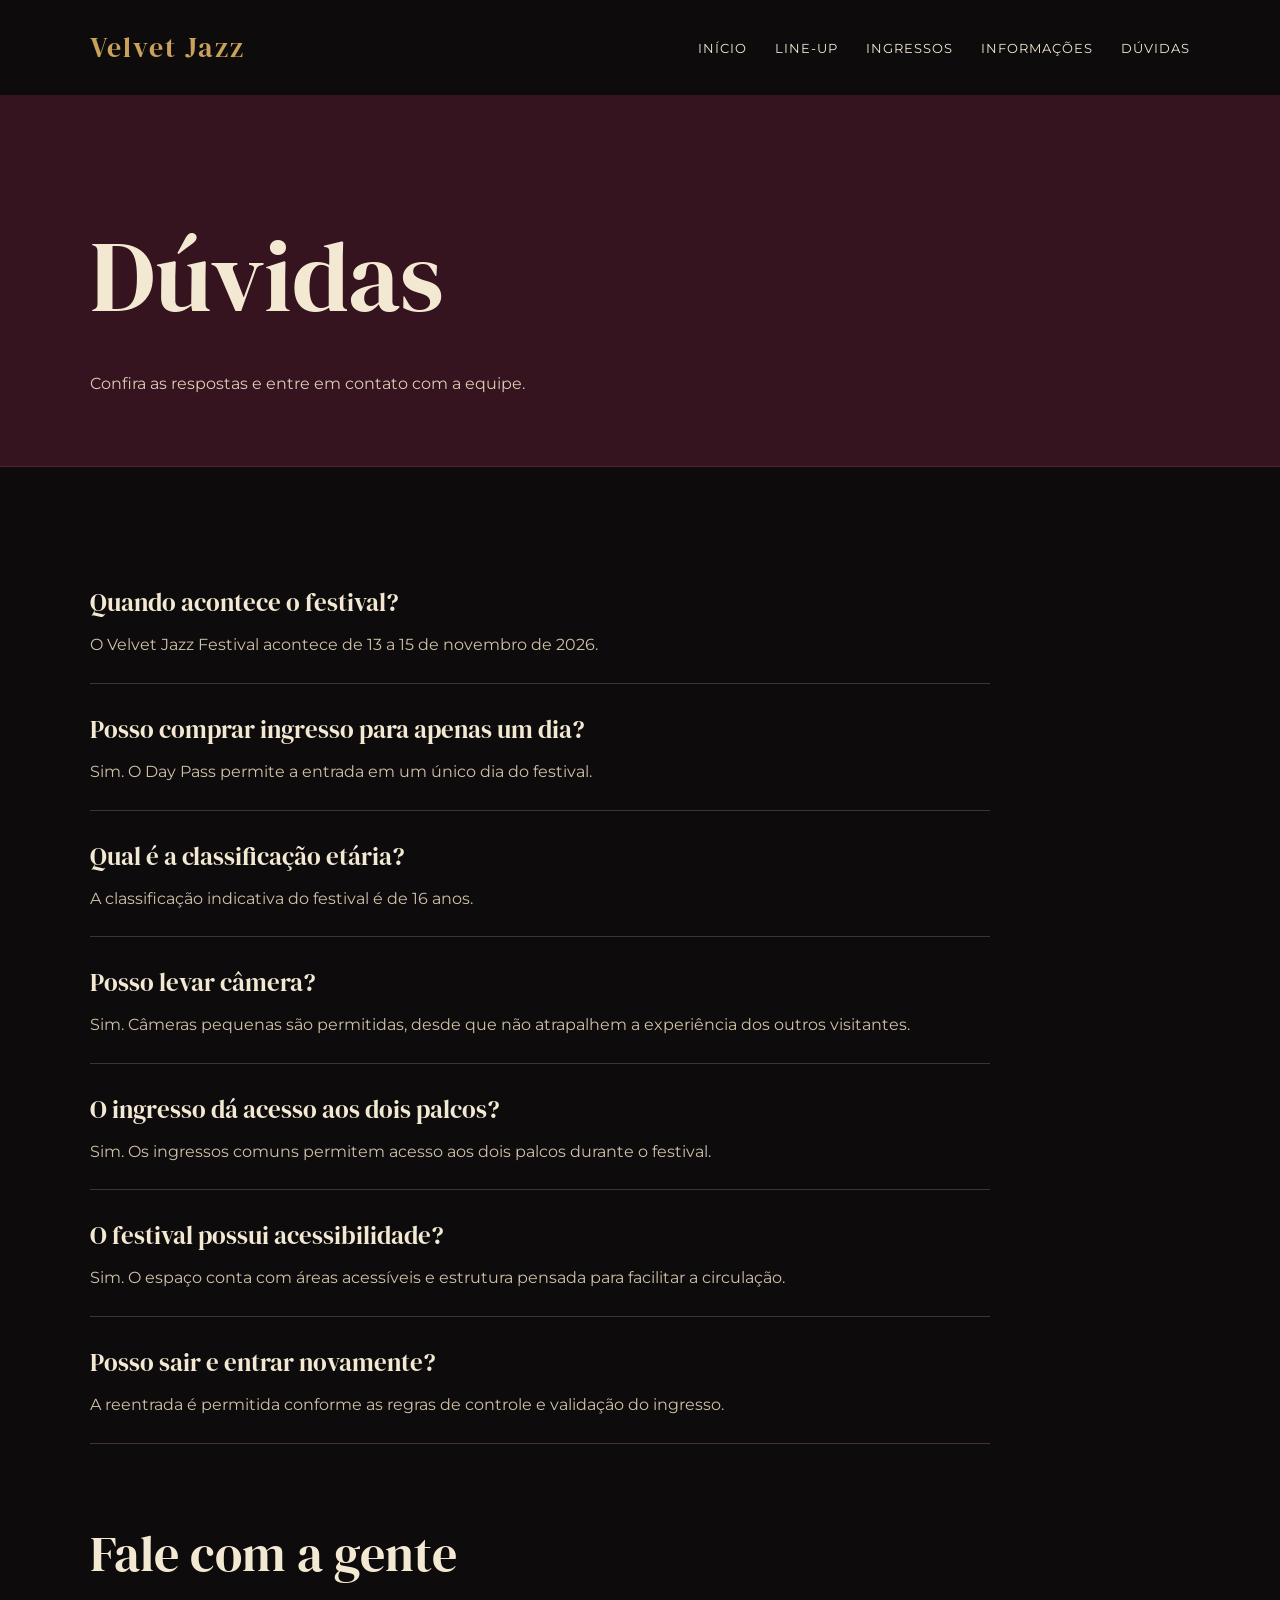
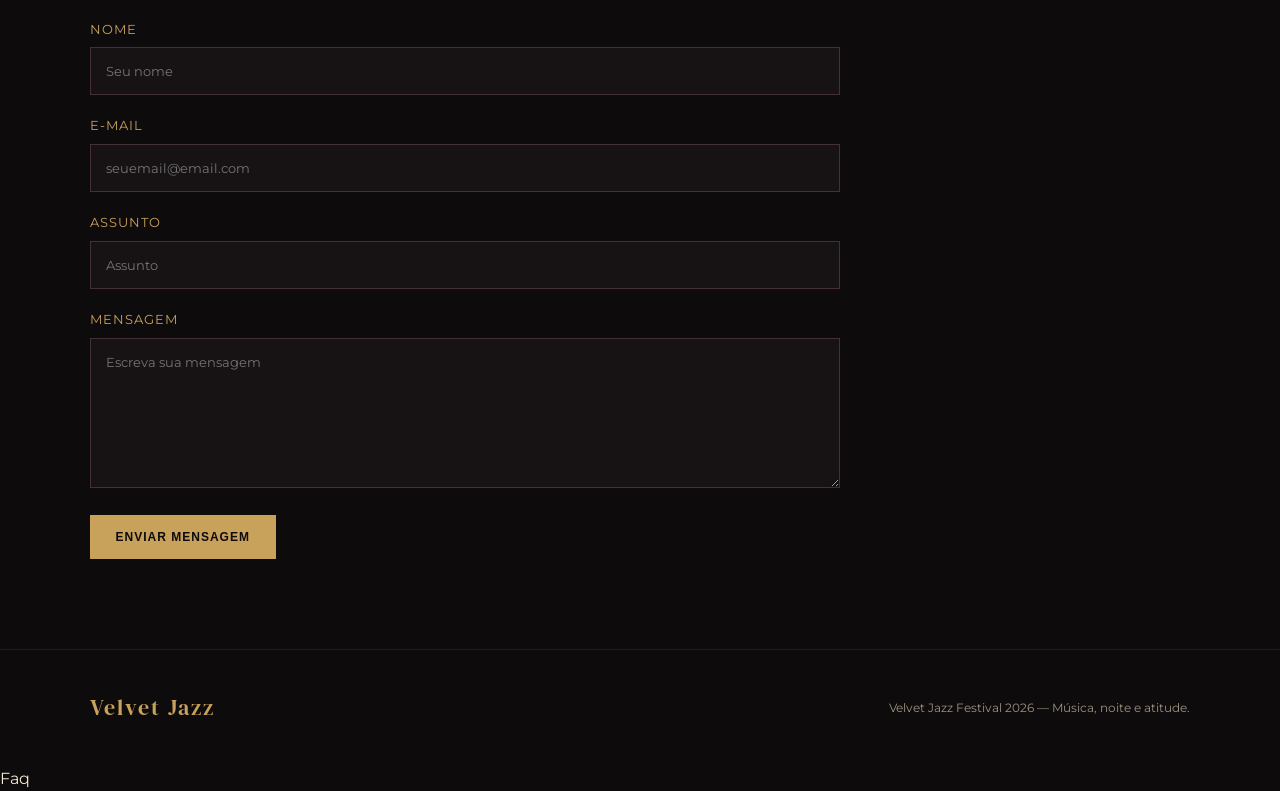
<file: faq.html>
<!DOCTYPE html>
<html lang="pt-BR">
<head><meta charset="UTF-8"><meta name="viewport" content="width=device-width, initial-scale=1.0">
<title>Dúvidas e contato | Velvet Jazz</title><link rel="stylesheet" href="css/faq.css"></head>
<body>
<header>
    <a class="logo" href="index.html">Velvet Jazz</a>
    <nav>
        <ul class="menu">
            <li><a href="index.html">Início</a></li>
            <li><a href="lineup.html">Line-up</a></li>
            <li><a href="ingressos.html">Ingressos</a></li>
            <li><a href="informacoes.html">Informações</a></li>
            <li><a href="faq.html">Dúvidas</a></li>
        </ul>
    </nav>
</header>
<main>
<section class="page-header"><h1>Dúvidas</h1><p>Confira as respostas e entre em contato com a equipe.</p></section>
<section class="faq-section">
    <div class="faq">
        <article class="faq-item"><h3>Quando acontece o festival?</h3><p>O Velvet Jazz Festival acontece de 13 a 15 de novembro de 2026.</p></article>
        <article class="faq-item"><h3>Posso comprar ingresso para apenas um dia?</h3><p>Sim. O Day Pass permite a entrada em um único dia do festival.</p></article>
        <article class="faq-item"><h3>Qual é a classificação etária?</h3><p>A classificação indicativa do festival é de 16 anos.</p></article>
        <article class="faq-item"><h3>Posso levar câmera?</h3><p>Sim. Câmeras pequenas são permitidas, desde que não atrapalhem a experiência dos outros visitantes.</p></article>
        <article class="faq-item"><h3>O ingresso dá acesso aos dois palcos?</h3><p>Sim. Os ingressos comuns permitem acesso aos dois palcos durante o festival.</p></article>
        <article class="faq-item"><h3>O festival possui acessibilidade?</h3><p>Sim. O espaço conta com áreas acessíveis e estrutura pensada para facilitar a circulação.</p></article>
        <article class="faq-item"><h3>Posso sair e entrar novamente?</h3><p>A reentrada é permitida conforme as regras de controle e validação do ingresso.</p></article>
    </div>
    <div class="contact">
        <h2>Fale com a gente</h2>
        <form>
            <div class="form-group"><label for="nome">Nome</label><input type="text" id="nome" placeholder="Seu nome"></div>
            <div class="form-group"><label for="email">E-mail</label><input type="email" id="email" placeholder="seuemail@email.com"></div>
            <div class="form-group"><label for="assunto">Assunto</label><input type="text" id="assunto" placeholder="Assunto"></div>
            <div class="form-group"><label for="mensagem">Mensagem</label><textarea id="mensagem" placeholder="Escreva sua mensagem"></textarea></div>
            <button class="btn" type="submit">Enviar mensagem</button>
        </form>
    </div>
</section>
</main>
<footer>
    <div class="logo">Velvet Jazz</div>
    <p>Velvet Jazz Festival 2026 — Música, noite e atitude.</p>
</footer>
</body>
</html>

Faq
</file>
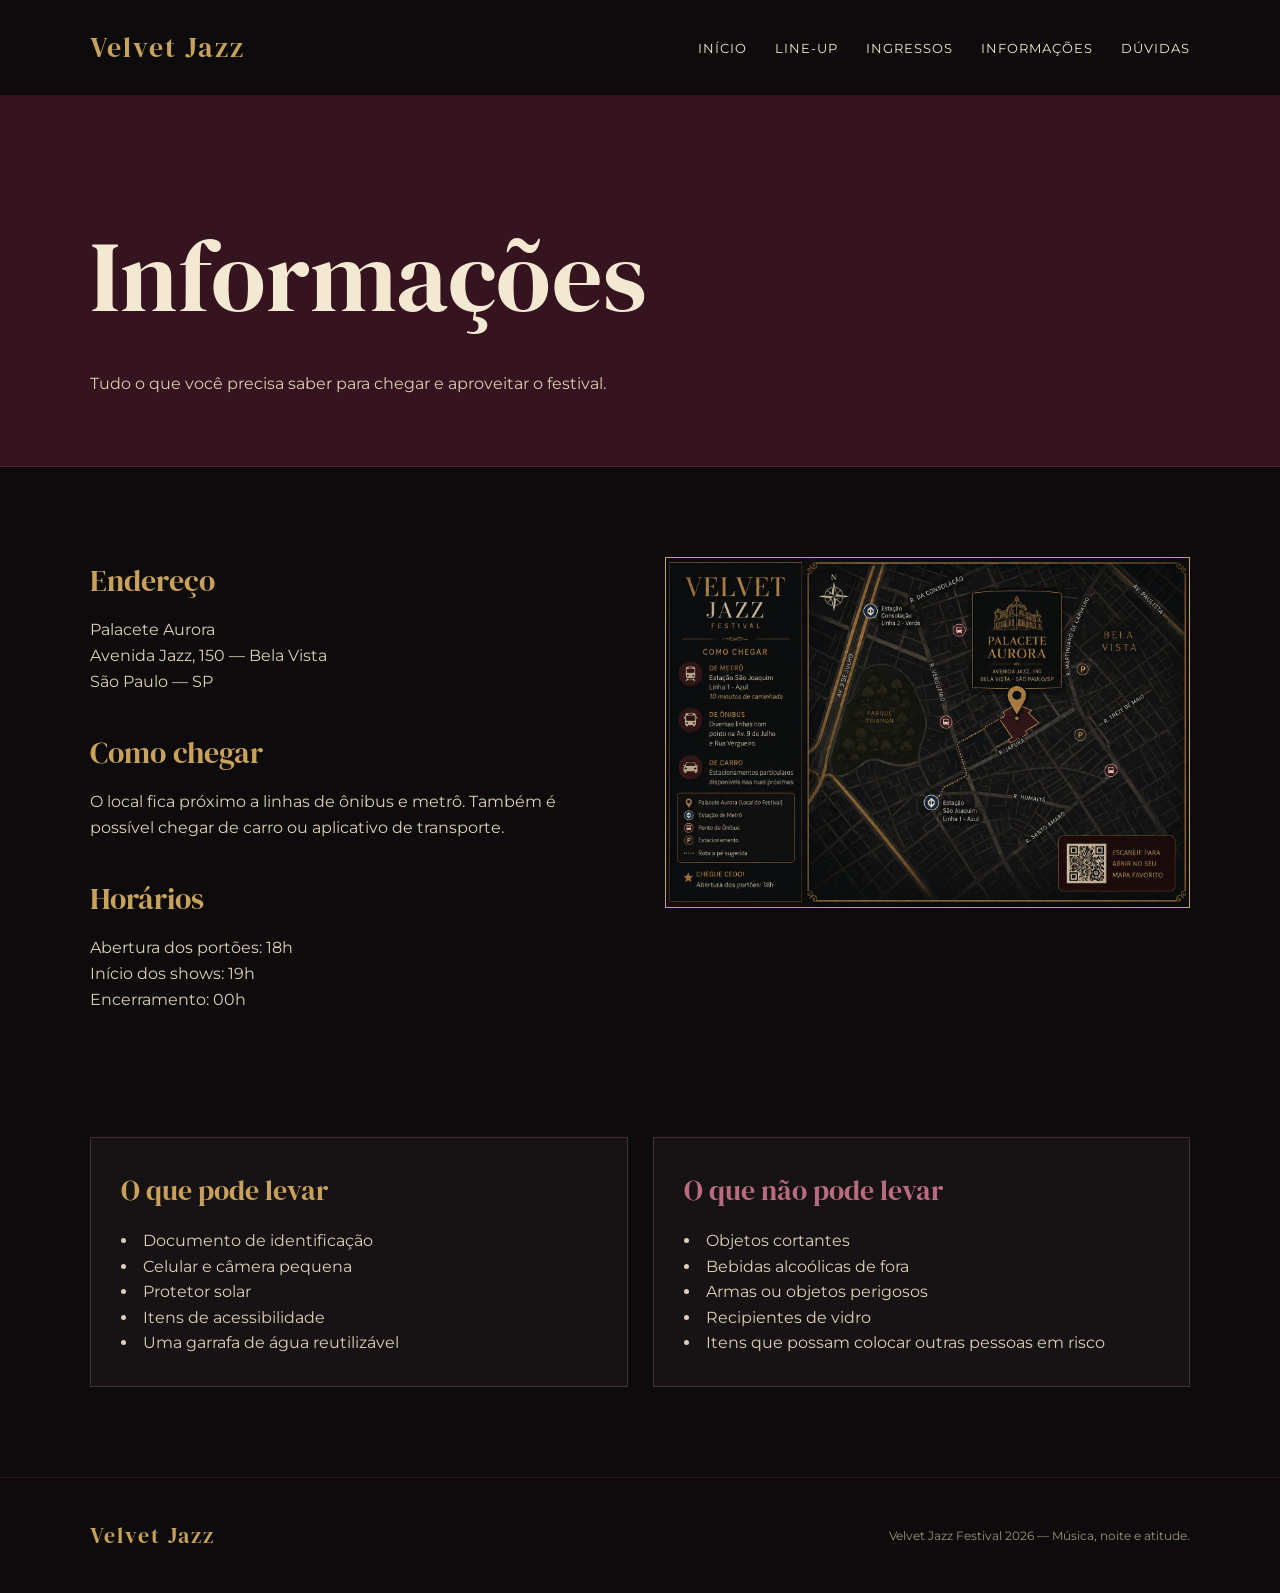
<file: informacoes.html>
<!DOCTYPE html>
<html lang="pt-BR">
<head><meta charset="UTF-8"><meta name="viewport" content="width=device-width, initial-scale=1.0">
<title>Informações | Velvet Jazz</title><link rel="stylesheet" href="css/informacoes.css"></head>
<body>
<header>
    <a class="logo" href="index.html">Velvet Jazz</a>
    <nav>
        <ul class="menu">
            <li><a href="index.html">Início</a></li>
            <li><a href="lineup.html">Line-up</a></li>
            <li><a href="ingressos.html">Ingressos</a></li>
            <li><a href="informacoes.html">Informações</a></li>
            <li><a href="faq.html">Dúvidas</a></li>
        </ul>
    </nav>
</header>
<main>
<section class="page-header"><h1>Informações</h1><p>Tudo o que você precisa saber para chegar e aproveitar o festival.</p></section>
<section class="info-grid">
    <div>
        <div class="info-box"><h3>Endereço</h3><p>Palacete Aurora<br>Avenida Jazz, 150 — Bela Vista<br>São Paulo — SP</p></div>
        <div class="info-box"><h3>Como chegar</h3><p>O local fica próximo a linhas de ônibus e metrô. Também é possível chegar de carro ou aplicativo de transporte.</p></div>
        <div class="info-box"><h3>Horários</h3><p>Abertura dos portões: 18h<br>Início dos shows: 19h<br>Encerramento: 00h</p></div>
    </div>
    <div class="map"><img src="img/mapa.jpg" alt="Mapa ilustrativo do Palacete Aurora"></div>
</section>
<section class="rules">
    <div class="rule-box allowed"><h3>O que pode levar</h3><ul><li>Documento de identificação</li><li>Celular e câmera pequena</li><li>Protetor solar</li><li>Itens de acessibilidade</li><li>Uma garrafa de água reutilizável</li></ul></div>
    <div class="rule-box not-allowed"><h3>O que não pode levar</h3><ul><li>Objetos cortantes</li><li>Bebidas alcoólicas de fora</li><li>Armas ou objetos perigosos</li><li>Recipientes de vidro</li><li>Itens que possam colocar outras pessoas em risco</li></ul></div>
</section>
</main>
<footer>
    <div class="logo">Velvet Jazz</div>
    <p>Velvet Jazz Festival 2026 — Música, noite e atitude.</p>
</footer>
</body>
</html>
</file>
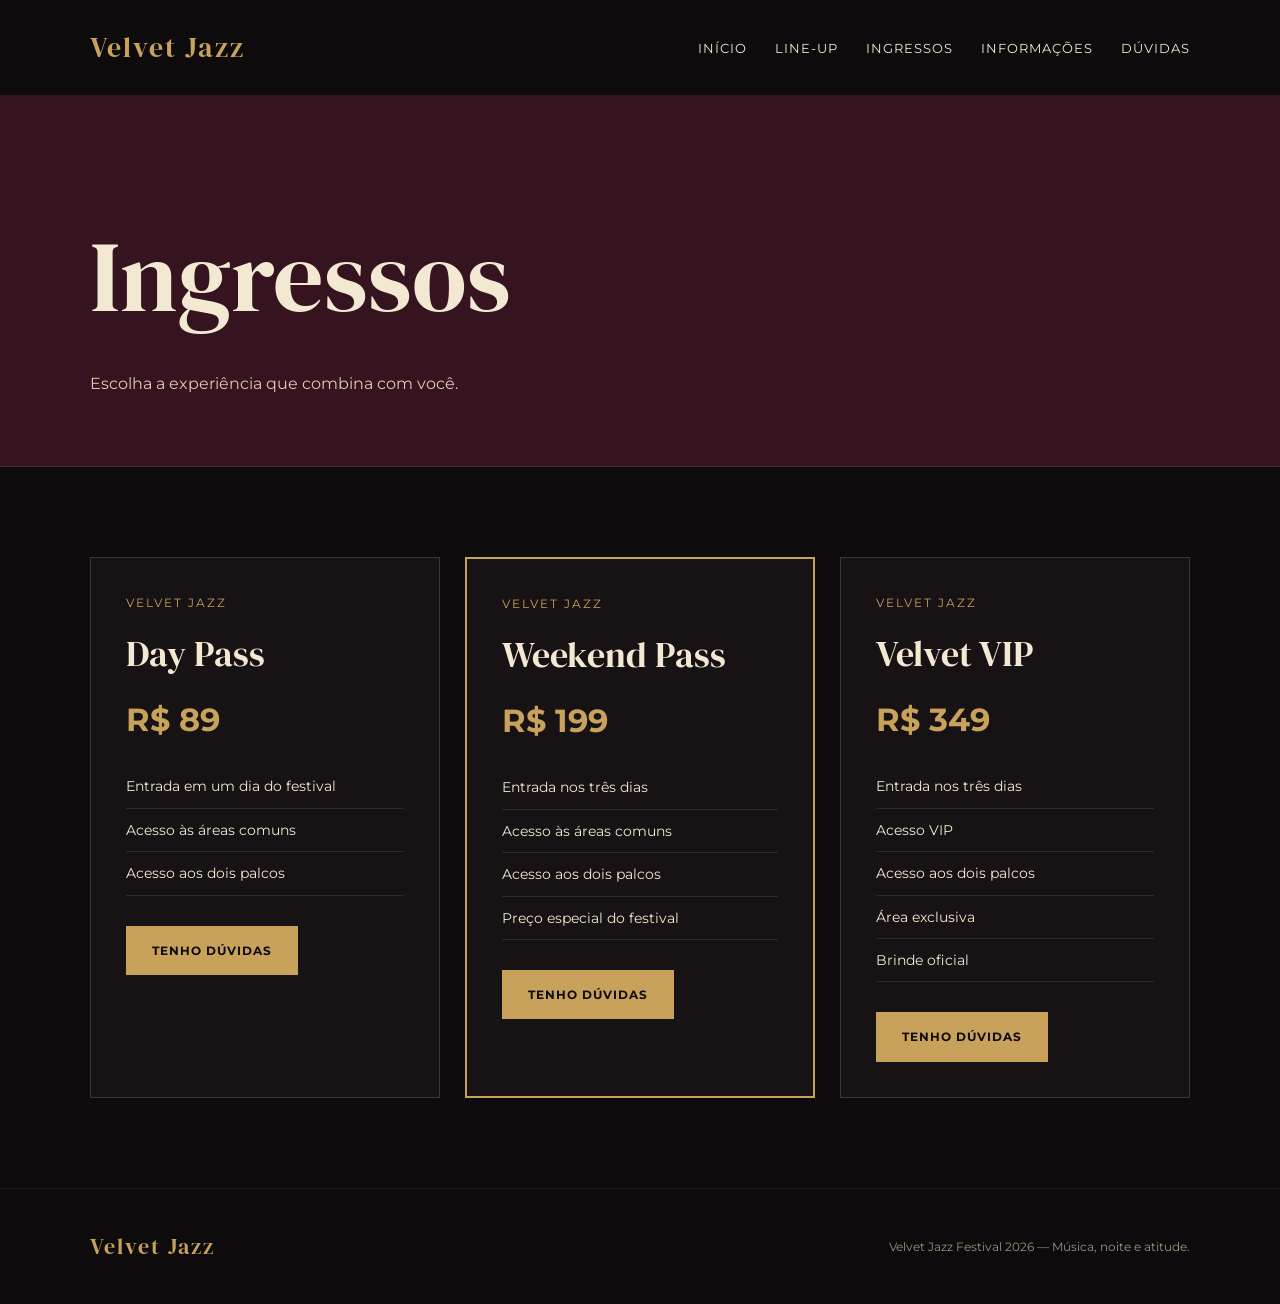
<file: ingressos.html>
<!DOCTYPE html>
<html lang="pt-BR">
<head><meta charset="UTF-8"><meta name="viewport" content="width=device-width, initial-scale=1.0">
<title>Ingressos | Velvet Jazz</title><link rel="stylesheet" href="css/ingressos.css"></head>
<body>
<header>
    <a class="logo" href="index.html">Velvet Jazz</a>
    <nav>
        <ul class="menu">
            <li><a href="index.html">Início</a></li>
            <li><a href="lineup.html">Line-up</a></li>
            <li><a href="ingressos.html">Ingressos</a></li>
            <li><a href="informacoes.html">Informações</a></li>
            <li><a href="faq.html">Dúvidas</a></li>
        </ul>
    </nav>
</header>
<main>
<section class="page-header"><h1>Ingressos</h1><p>Escolha a experiência que combina com você.</p></section>
<section class="tickets">
        <article class="ticket ">
            <div class="ticket-label">Velvet Jazz</div>
            <h3>Day Pass</h3>
            <div class="price">R$ 89</div>
            <ul>
                <li>Entrada em um dia do festival</li><li>Acesso às áreas comuns</li><li>Acesso aos dois palcos</li>
            </ul>
            <a class="btn" href="faq.html">Tenho dúvidas</a>
        </article>
        <article class="ticket featured">
            <div class="ticket-label">Velvet Jazz</div>
            <h3>Weekend Pass</h3>
            <div class="price">R$ 199</div>
            <ul>
                <li>Entrada nos três dias</li><li>Acesso às áreas comuns</li><li>Acesso aos dois palcos</li><li>Preço especial do festival</li>
            </ul>
            <a class="btn" href="faq.html">Tenho dúvidas</a>
        </article>
        <article class="ticket ">
            <div class="ticket-label">Velvet Jazz</div>
            <h3>Velvet VIP</h3>
            <div class="price">R$ 349</div>
            <ul>
                <li>Entrada nos três dias</li><li>Acesso VIP</li><li>Acesso aos dois palcos</li><li>Área exclusiva</li><li>Brinde oficial</li>
            </ul>
            <a class="btn" href="faq.html">Tenho dúvidas</a>
        </article>
</section>
</main>
<footer>
    <div class="logo">Velvet Jazz</div>
    <p>Velvet Jazz Festival 2026 — Música, noite e atitude.</p>
</footer>
</body>
</html>
</file>
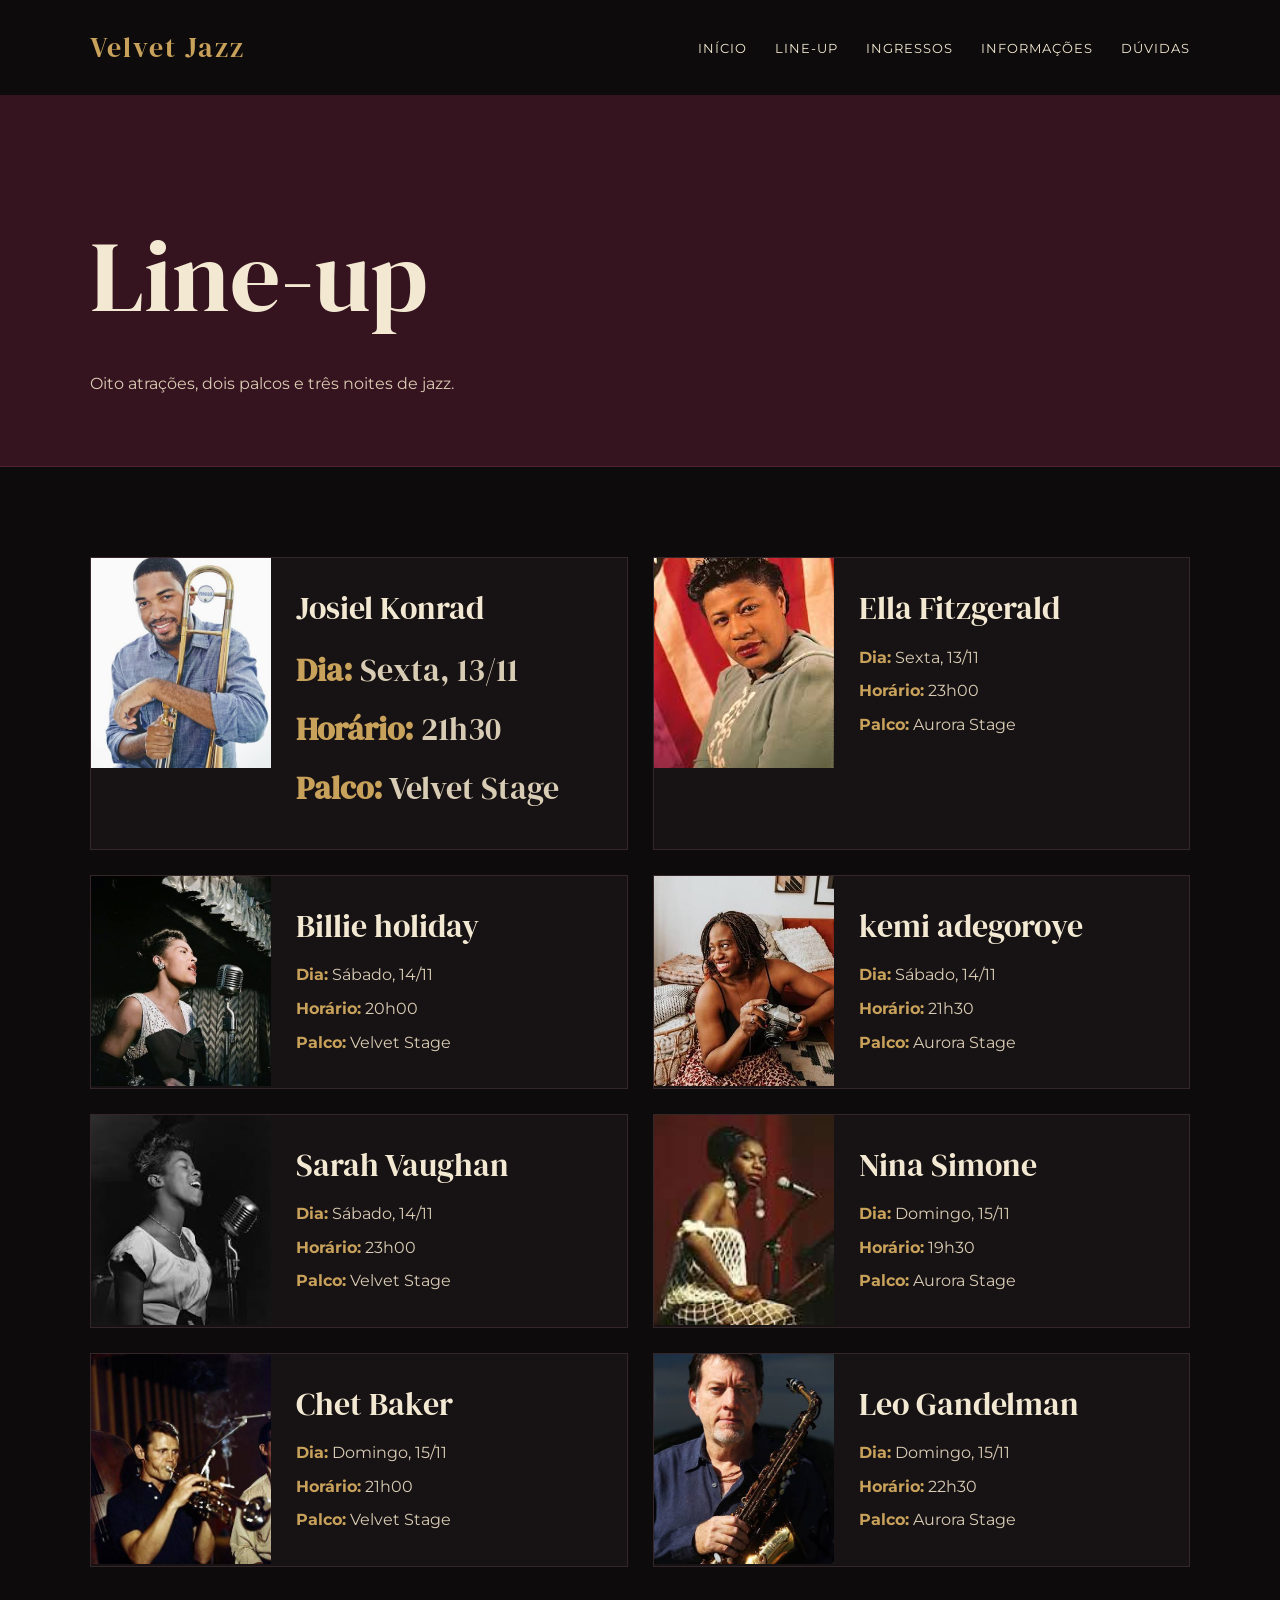
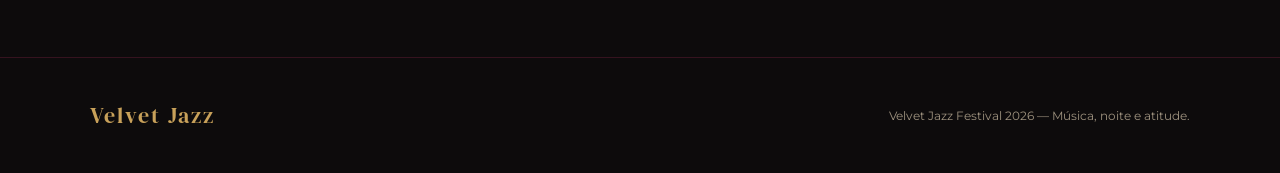
<file: lineup.html>
<!DOCTYPE html>
<html lang="pt-BR">
<head><meta charset="UTF-8"><meta name="viewport" content="width=device-width, initial-scale=1.0">
<title>Line-up | Velvet Jazz</title><link rel="stylesheet" href="css/lineup.css"></head>
<body>
<header>
    <a class="logo" href="index.html">Velvet Jazz</a>
    <nav>
        <ul class="menu">
            <li><a href="index.html">Início</a></li>
            <li><a href="lineup.html">Line-up</a></li>
            <li><a href="ingressos.html">Ingressos</a></li>
            <li><a href="informacoes.html">Informações</a></li>
            <li><a href="faq.html">Dúvidas</a></li>
        </ul>
    </nav>
</header>
<main>
<section class="page-header"><h1>Line-up</h1><p>Oito atrações, dois palcos e três noites de jazz.</p></section>
<section class="lineup">
        <article class="lineup-card">
            <img src="img/Konrad.jpg" alt="Josiel Konrad">
            <div class="lineup-info">
                <h3>Josiel Konrad <h3>
                <p><strong>Dia:</strong> Sexta, 13/11</p>
                <p><strong>Horário:</strong> 21h30</p>
                <p><strong>Palco:</strong> Velvet Stage</p>
            </div>
        </article>
        <article class="lineup-card">
            <img src="img/Ella.jpg" alt="Ella Fitzgerald">
            <div class="lineup-info">
                <h3>Ella Fitzgerald</h3>
                <p><strong>Dia:</strong> Sexta, 13/11</p>
                <p><strong>Horário:</strong> 23h00</p>
                <p><strong>Palco:</strong> Aurora Stage</p>
            </div>
        </article>
        <article class="lineup-card">
            <img src="img/Billie Holiday.jpg" alt="Billie holiday">
            <div class="lineup-info">
                <h3>Billie holiday</h3>
                <p><strong>Dia:</strong> Sábado, 14/11</p>
                <p><strong>Horário:</strong> 20h00</p>
                <p><strong>Palco:</strong> Velvet Stage</p>
            </div>
        </article>
        <article class="lineup-card">
            <img src="img/Kemi Adegoroye.jpg" alt="Kemi adegoroye ">
            <div class="lineup-info">
                <h3>kemi adegoroye</h3>
                <p><strong>Dia:</strong> Sábado, 14/11</p>
                <p><strong>Horário:</strong> 21h30</p>
                <p><strong>Palco:</strong> Aurora Stage</p>
            </div>
        </article>
        <article class="lineup-card">
            <img src="img/Sarah Vaughan.jpg" alt="Sarah Vaughan">
            <div class="lineup-info">
                <h3>Sarah Vaughan</h3>
                <p><strong>Dia:</strong> Sábado, 14/11</p>
                <p><strong>Horário:</strong> 23h00</p>
                <p><strong>Palco:</strong> Velvet Stage</p>
            </div>
        </article>
        <article class="lineup-card">
            <img src="img/Nina Simone.jpg" alt="Nina Simone ">
            <div class="lineup-info">
                <h3>Nina Simone </h3>
                <p><strong>Dia:</strong> Domingo, 15/11</p>
                <p><strong>Horário:</strong> 19h30</p>
                <p><strong>Palco:</strong> Aurora Stage</p>
            </div>
        </article>
        <article class="lineup-card">
            <img src="img/Chet Baker.jpg" alt="Chet Baker">
            <div class="lineup-info">
                <h3>Chet Baker</h3>
                <p><strong>Dia:</strong> Domingo, 15/11</p>
                <p><strong>Horário:</strong> 21h00</p>
                <p><strong>Palco:</strong> Velvet Stage</p>
            </div>
        </article>
        <article class="lineup-card">
            <img src="img/leo gandelman.jpg" alt="Leo Gandelman">
            <div class="lineup-info">
                <h3>Leo Gandelman</h3>
                <p><strong>Dia:</strong> Domingo, 15/11</p>
                <p><strong>Horário:</strong> 22h30</p>
                <p><strong>Palco:</strong> Aurora Stage</p>
            </div>
        </article>
</section>
</main>
<footer>
    <div class="logo">Velvet Jazz</div>
    <p>Velvet Jazz Festival 2026 — Música, noite e atitude.</p>
</footer>
</body>
</html>
</file>
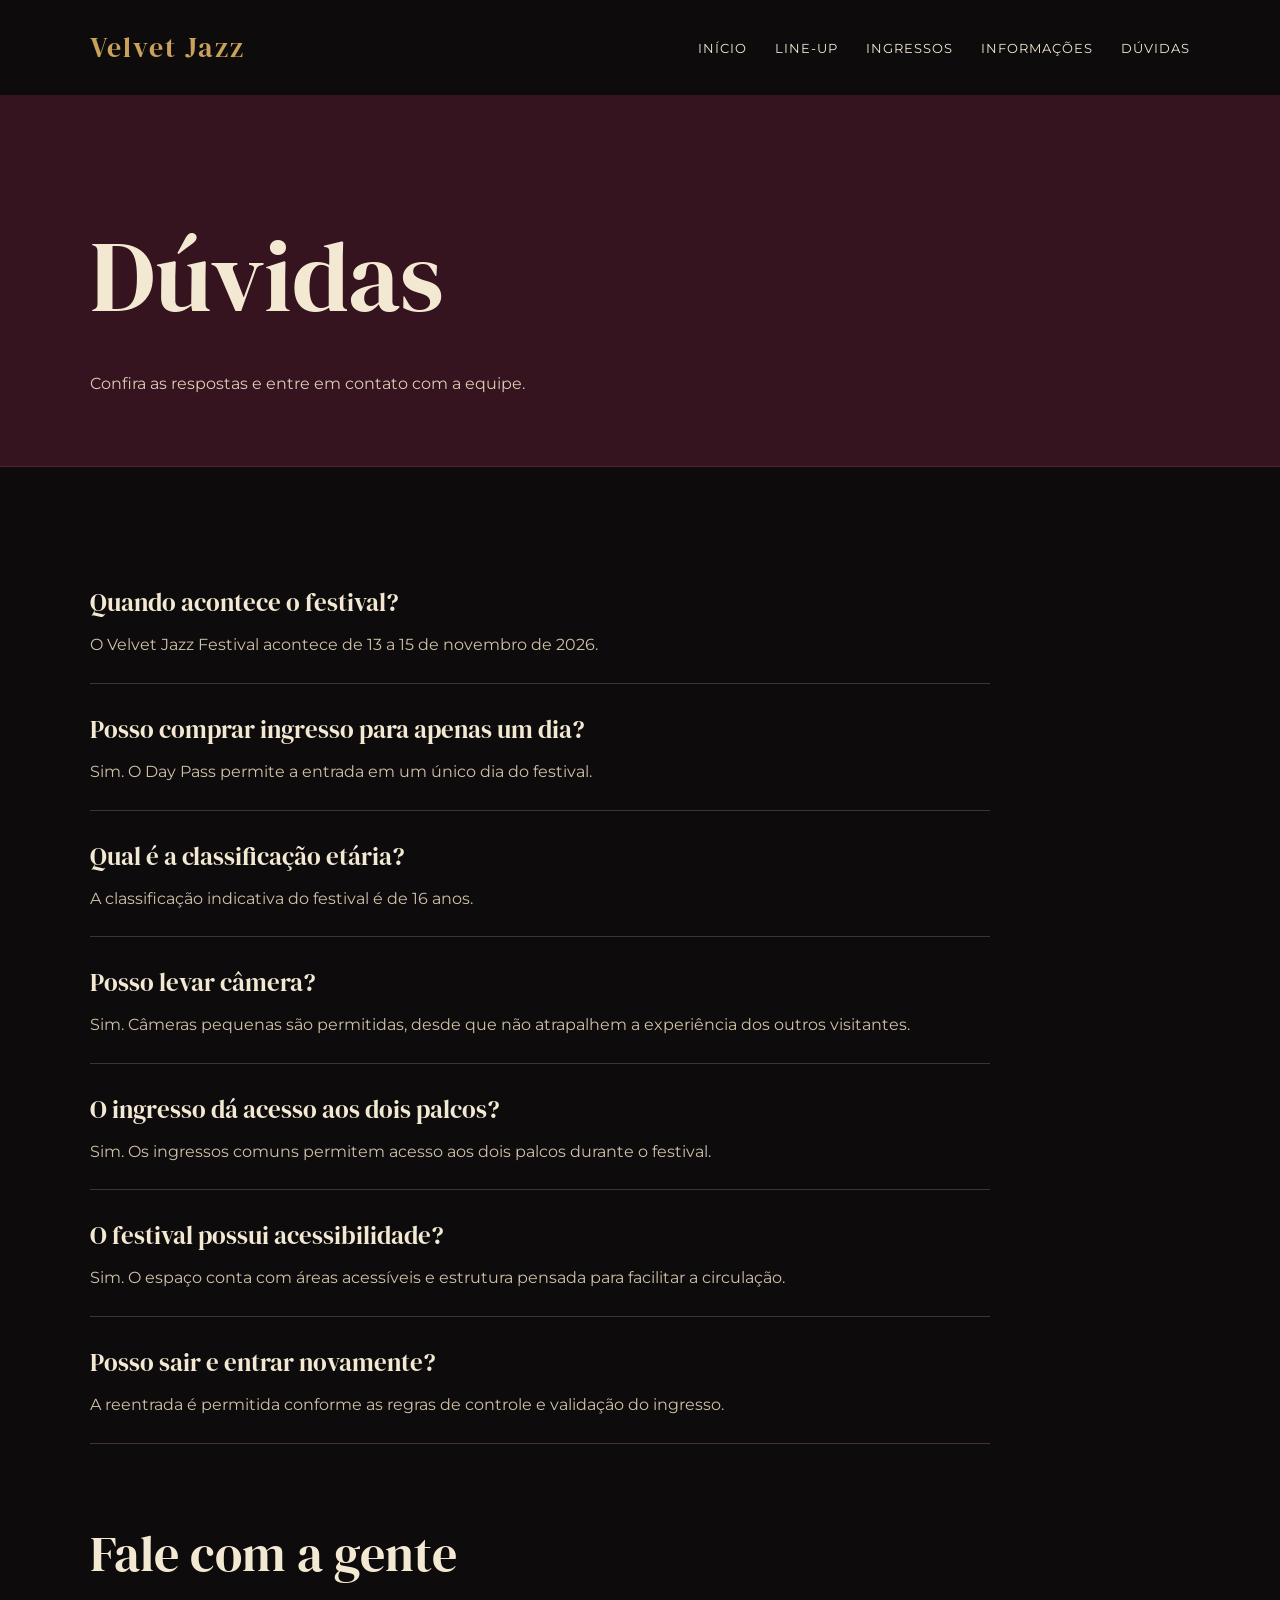
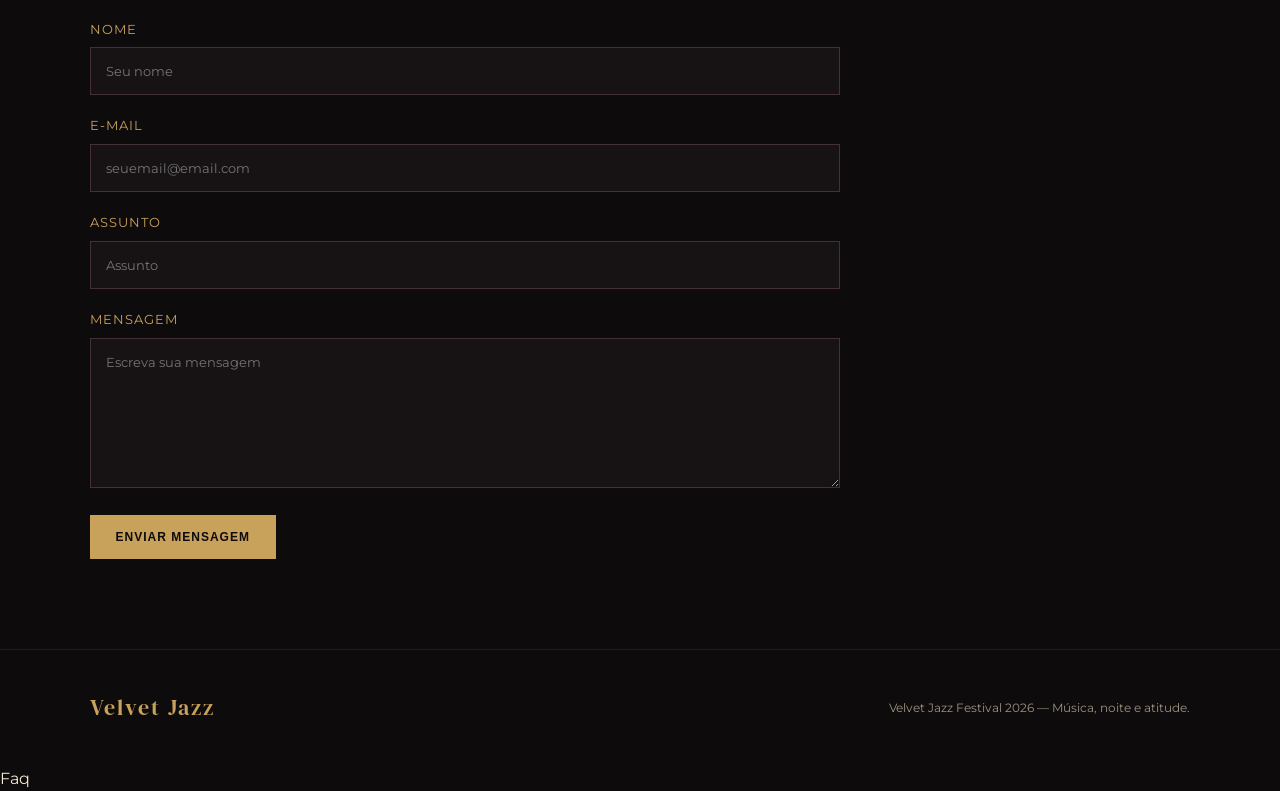
<file: festival-velvet jazz/faq.html>
<!DOCTYPE html>
<html lang="pt-BR">
<head><meta charset="UTF-8"><meta name="viewport" content="width=device-width, initial-scale=1.0">
<title>Dúvidas e contato | Velvet Jazz</title><link rel="stylesheet" href="../festival-velvet css/faq.css"></head>
<body>
<header>
    <a class="logo" href="index.html">Velvet Jazz</a>
    <nav>
        <ul class="menu">
            <li><a href="index.html">Início</a></li>
            <li><a href="lineup.html">Line-up</a></li>
            <li><a href="ingressos.html">Ingressos</a></li>
            <li><a href="informacoes.html">Informações</a></li>
            <li><a href="faq.html">Dúvidas</a></li>
        </ul>
    </nav>
</header>
<main>
<section class="page-header"><h1>Dúvidas</h1><p>Confira as respostas e entre em contato com a equipe.</p></section>
<section class="faq-section">
    <div class="faq">
        <article class="faq-item"><h3>Quando acontece o festival?</h3><p>O Velvet Jazz Festival acontece de 13 a 15 de novembro de 2026.</p></article>
        <article class="faq-item"><h3>Posso comprar ingresso para apenas um dia?</h3><p>Sim. O Day Pass permite a entrada em um único dia do festival.</p></article>
        <article class="faq-item"><h3>Qual é a classificação etária?</h3><p>A classificação indicativa do festival é de 16 anos.</p></article>
        <article class="faq-item"><h3>Posso levar câmera?</h3><p>Sim. Câmeras pequenas são permitidas, desde que não atrapalhem a experiência dos outros visitantes.</p></article>
        <article class="faq-item"><h3>O ingresso dá acesso aos dois palcos?</h3><p>Sim. Os ingressos comuns permitem acesso aos dois palcos durante o festival.</p></article>
        <article class="faq-item"><h3>O festival possui acessibilidade?</h3><p>Sim. O espaço conta com áreas acessíveis e estrutura pensada para facilitar a circulação.</p></article>
        <article class="faq-item"><h3>Posso sair e entrar novamente?</h3><p>A reentrada é permitida conforme as regras de controle e validação do ingresso.</p></article>
    </div>
    <div class="contact">
        <h2>Fale com a gente</h2>
        <form>
            <div class="form-group"><label for="nome">Nome</label><input type="text" id="nome" placeholder="Seu nome"></div>
            <div class="form-group"><label for="email">E-mail</label><input type="email" id="email" placeholder="seuemail@email.com"></div>
            <div class="form-group"><label for="assunto">Assunto</label><input type="text" id="assunto" placeholder="Assunto"></div>
            <div class="form-group"><label for="mensagem">Mensagem</label><textarea id="mensagem" placeholder="Escreva sua mensagem"></textarea></div>
            <button class="btn" type="submit">Enviar mensagem</button>
        </form>
    </div>
</section>
</main>
<footer>
    <div class="logo">Velvet Jazz</div>
    <p>Velvet Jazz Festival 2026 — Música, noite e atitude.</p>
</footer>
</body>
</html>

Faq
</file>
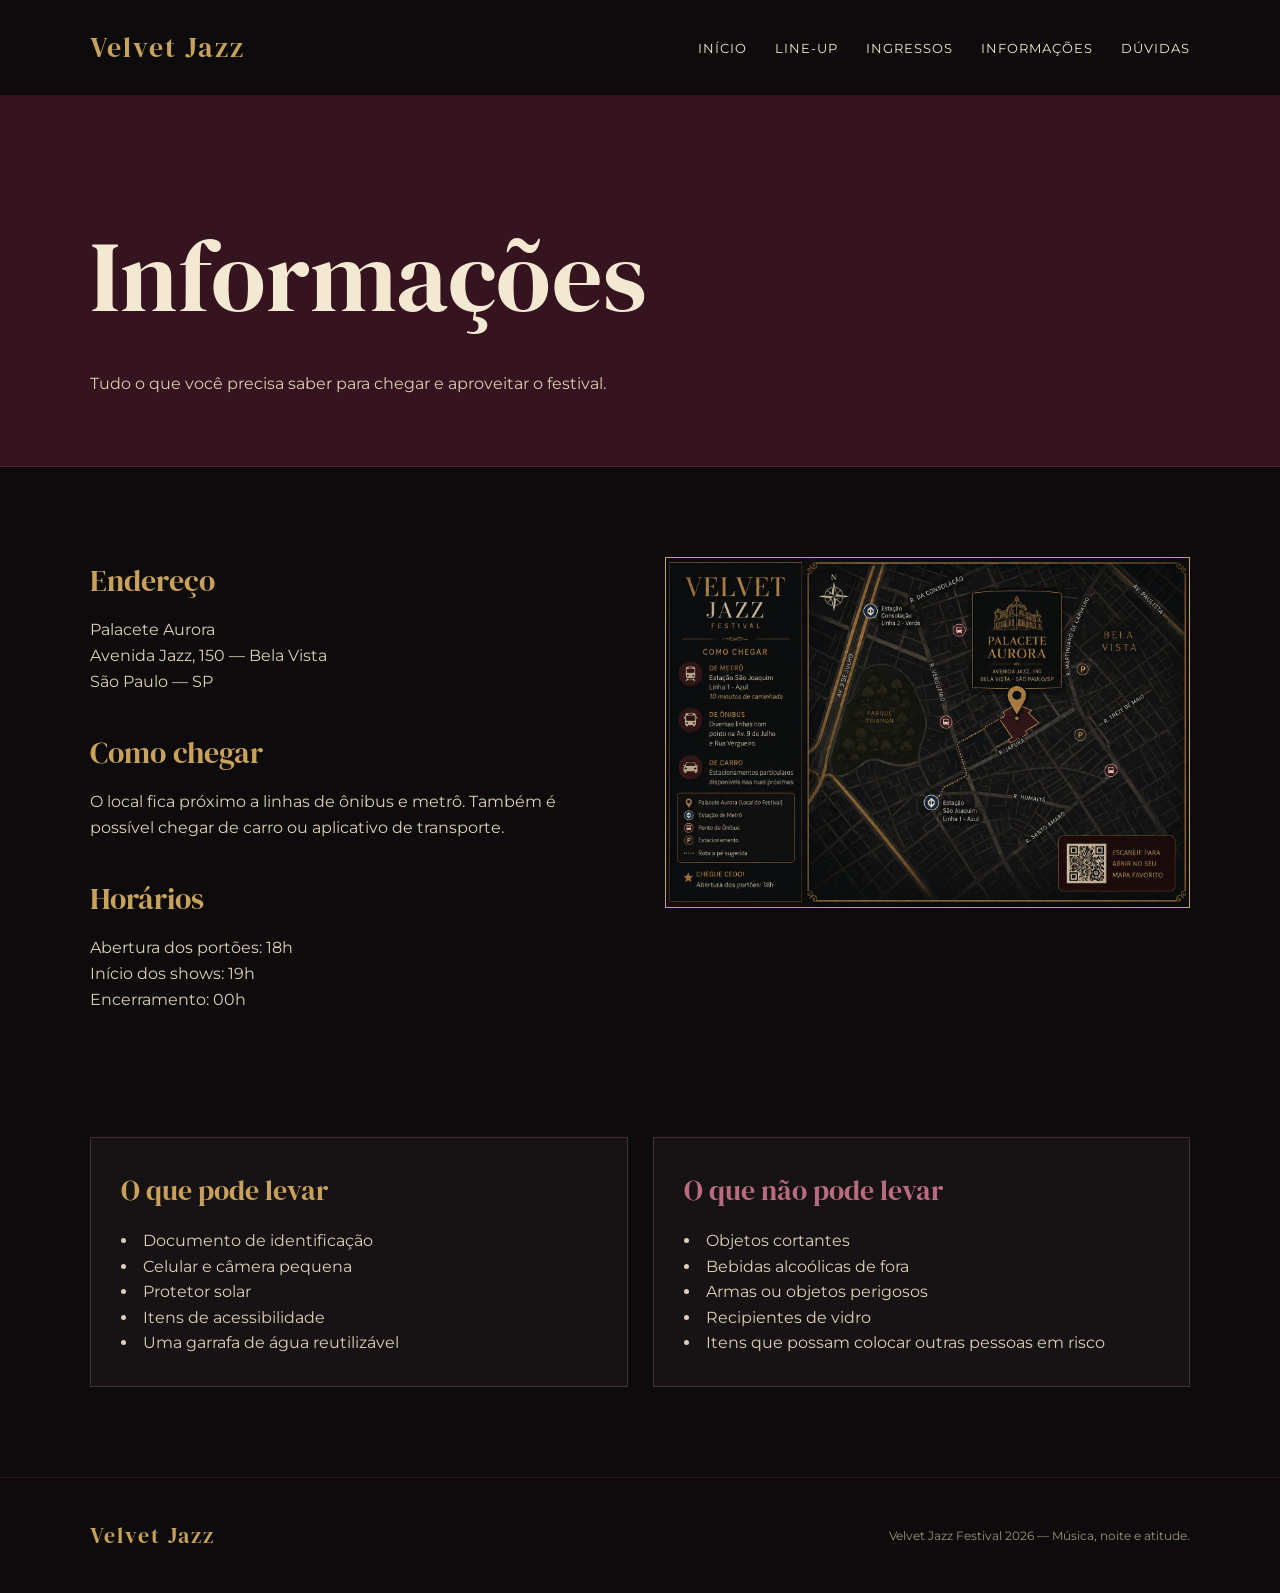
<file: festival-velvet jazz/informacoes.html>
<!DOCTYPE html>
<html lang="pt-BR">
<head><meta charset="UTF-8"><meta name="viewport" content="width=device-width, initial-scale=1.0">
<title>Informações | Velvet Jazz</title><link rel="stylesheet" href="../festival-velvet css/informacoes.css"></head>
<body>
<header>
    <a class="logo" href="index.html">Velvet Jazz</a>
    <nav>
        <ul class="menu">
            <li><a href="index.html">Início</a></li>
            <li><a href="lineup.html">Line-up</a></li>
            <li><a href="ingressos.html">Ingressos</a></li>
            <li><a href="informacoes.html">Informações</a></li>
            <li><a href="faq.html">Dúvidas</a></li>
        </ul>
    </nav>
</header>
<main>
<section class="page-header"><h1>Informações</h1><p>Tudo o que você precisa saber para chegar e aproveitar o festival.</p></section>
<section class="info-grid">
    <div>
        <div class="info-box"><h3>Endereço</h3><p>Palacete Aurora<br>Avenida Jazz, 150 — Bela Vista<br>São Paulo — SP</p></div>
        <div class="info-box"><h3>Como chegar</h3><p>O local fica próximo a linhas de ônibus e metrô. Também é possível chegar de carro ou aplicativo de transporte.</p></div>
        <div class="info-box"><h3>Horários</h3><p>Abertura dos portões: 18h<br>Início dos shows: 19h<br>Encerramento: 00h</p></div>
    </div>
    <div class="map"><img src="../img/mapa.jpg" alt="Mapa ilustrativo do Palacete Aurora"></div>
</section>
<section class="rules">
    <div class="rule-box allowed"><h3>O que pode levar</h3><ul><li>Documento de identificação</li><li>Celular e câmera pequena</li><li>Protetor solar</li><li>Itens de acessibilidade</li><li>Uma garrafa de água reutilizável</li></ul></div>
    <div class="rule-box not-allowed"><h3>O que não pode levar</h3><ul><li>Objetos cortantes</li><li>Bebidas alcoólicas de fora</li><li>Armas ou objetos perigosos</li><li>Recipientes de vidro</li><li>Itens que possam colocar outras pessoas em risco</li></ul></div>
</section>
</main>
<footer>
    <div class="logo">Velvet Jazz</div>
    <p>Velvet Jazz Festival 2026 — Música, noite e atitude.</p>
</footer>
</body>
</html>
</file>
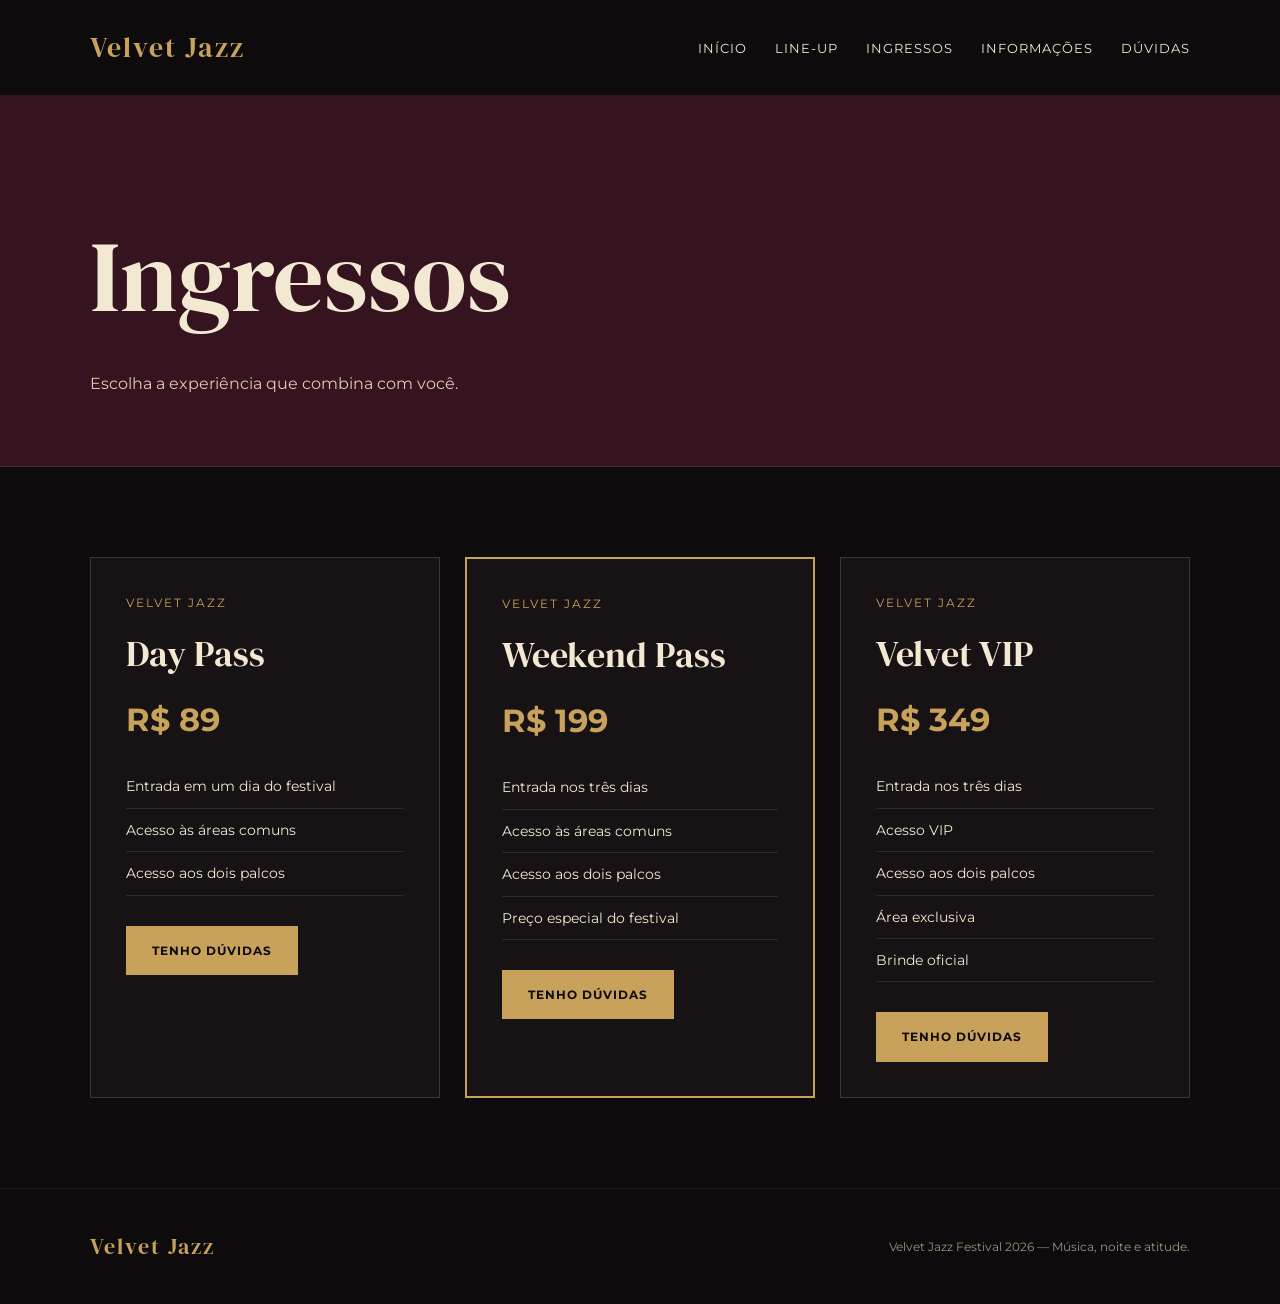
<file: festival-velvet jazz/ingressos.html>
<!DOCTYPE html>
<html lang="pt-BR">
<head><meta charset="UTF-8"><meta name="viewport" content="width=device-width, initial-scale=1.0">
<title>Ingressos | Velvet Jazz</title><link rel="stylesheet" href="../festival-velvet css/ingressos.css"></head>
<body>
<header>
    <a class="logo" href="index.html">Velvet Jazz</a>
    <nav>
        <ul class="menu">
            <li><a href="index.html">Início</a></li>
            <li><a href="lineup.html">Line-up</a></li>
            <li><a href="ingressos.html">Ingressos</a></li>
            <li><a href="informacoes.html">Informações</a></li>
            <li><a href="faq.html">Dúvidas</a></li>
        </ul>
    </nav>
</header>
<main>
<section class="page-header"><h1>Ingressos</h1><p>Escolha a experiência que combina com você.</p></section>
<section class="tickets">
        <article class="ticket ">
            <div class="ticket-label">Velvet Jazz</div>
            <h3>Day Pass</h3>
            <div class="price">R$ 89</div>
            <ul>
                <li>Entrada em um dia do festival</li><li>Acesso às áreas comuns</li><li>Acesso aos dois palcos</li>
            </ul>
            <a class="btn" href="faq.html">Tenho dúvidas</a>
        </article>
        <article class="ticket featured">
            <div class="ticket-label">Velvet Jazz</div>
            <h3>Weekend Pass</h3>
            <div class="price">R$ 199</div>
            <ul>
                <li>Entrada nos três dias</li><li>Acesso às áreas comuns</li><li>Acesso aos dois palcos</li><li>Preço especial do festival</li>
            </ul>
            <a class="btn" href="faq.html">Tenho dúvidas</a>
        </article>
        <article class="ticket ">
            <div class="ticket-label">Velvet Jazz</div>
            <h3>Velvet VIP</h3>
            <div class="price">R$ 349</div>
            <ul>
                <li>Entrada nos três dias</li><li>Acesso VIP</li><li>Acesso aos dois palcos</li><li>Área exclusiva</li><li>Brinde oficial</li>
            </ul>
            <a class="btn" href="faq.html">Tenho dúvidas</a>
        </article>
</section>
</main>
<footer>
    <div class="logo">Velvet Jazz</div>
    <p>Velvet Jazz Festival 2026 — Música, noite e atitude.</p>
</footer>
</body>
</html>
</file>
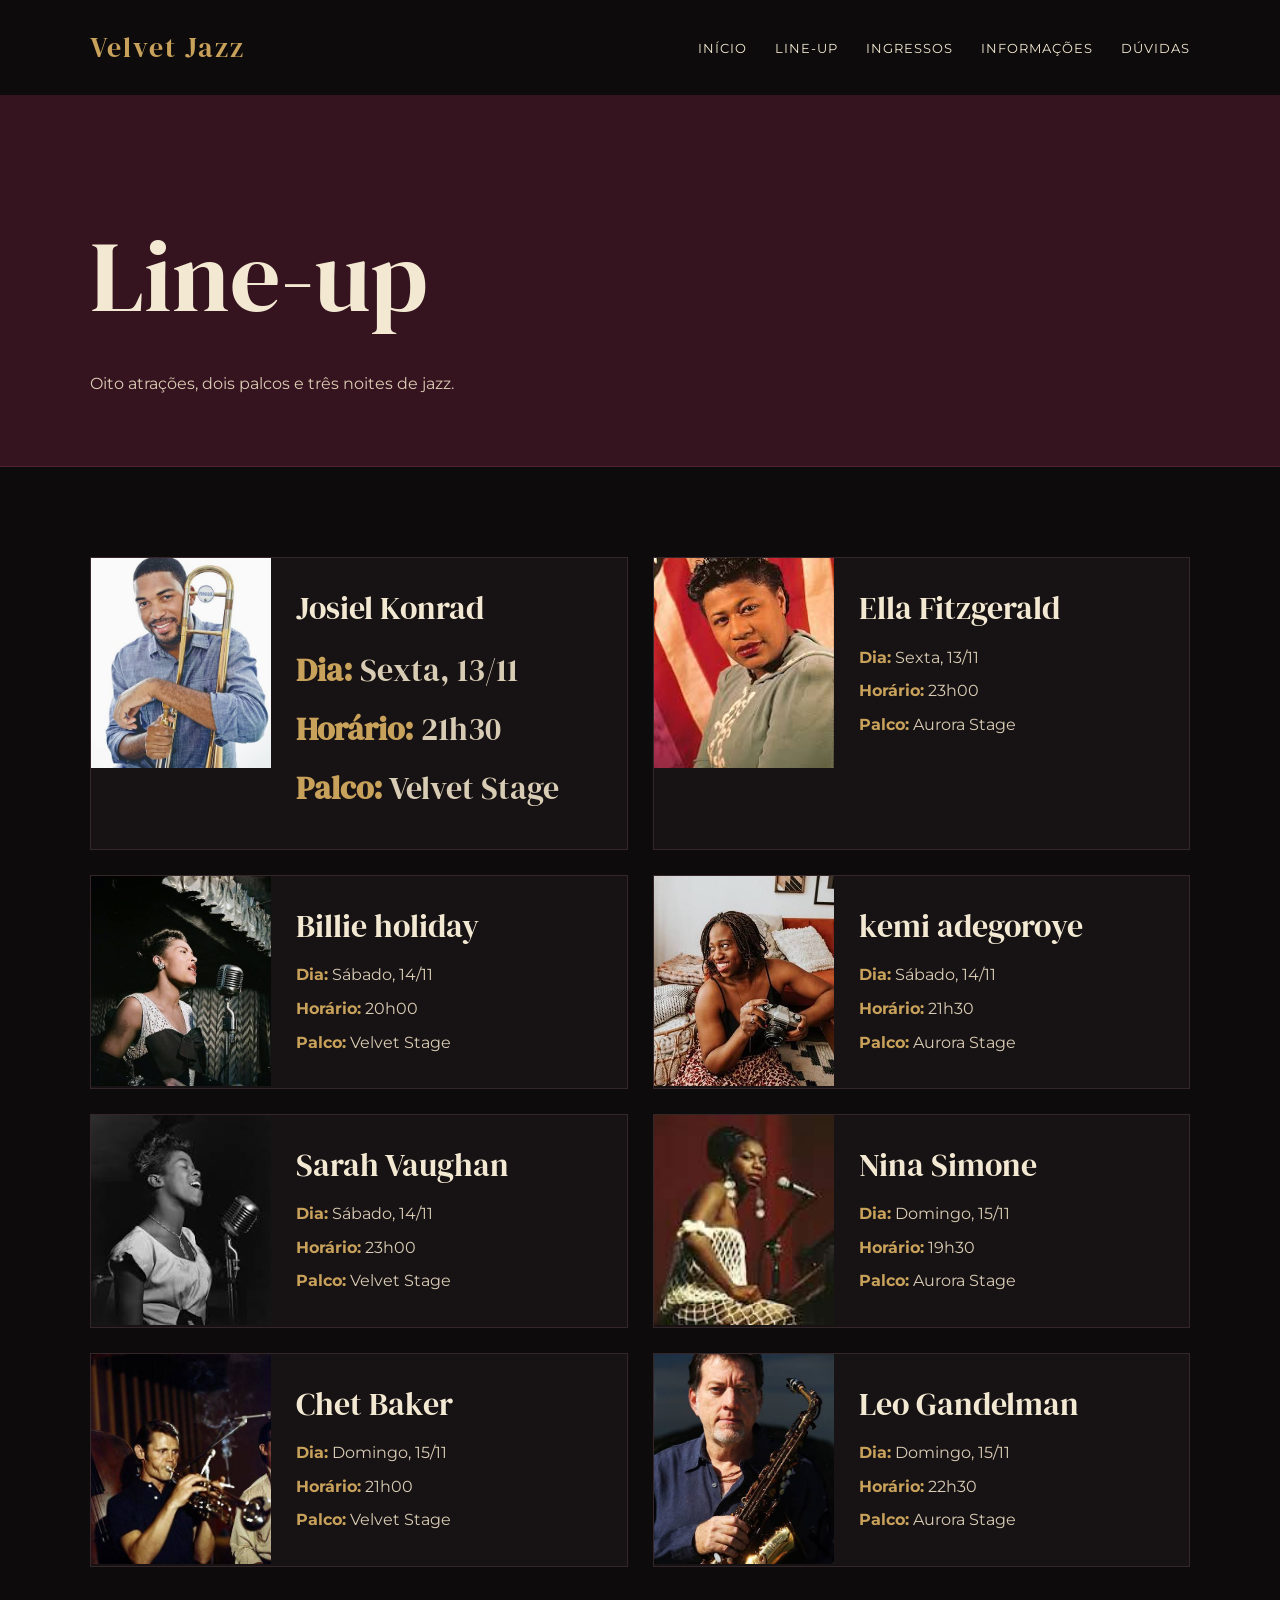
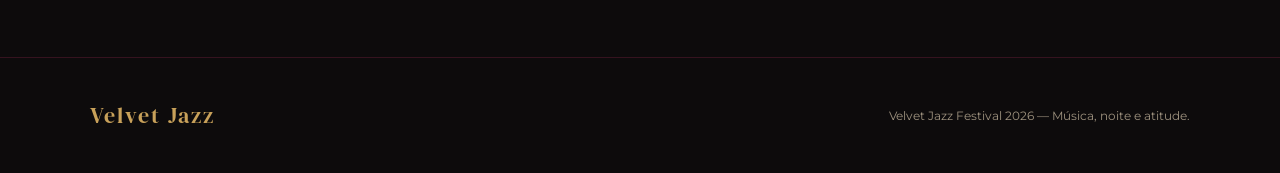
<file: festival-velvet jazz/lineup.html>
<!DOCTYPE html>
<html lang="pt-BR">
<head><meta charset="UTF-8"><meta name="viewport" content="width=device-width, initial-scale=1.0">
<title>Line-up | Velvet Jazz</title><link rel="stylesheet" href="../festival-velvet css/lineup.css"></head>
<body>
<header>
    <a class="logo" href="index.html">Velvet Jazz</a>
    <nav>
        <ul class="menu">
            <li><a href="index.html">Início</a></li>
            <li><a href="lineup.html">Line-up</a></li>
            <li><a href="ingressos.html">Ingressos</a></li>
            <li><a href="informacoes.html">Informações</a></li>
            <li><a href="faq.html">Dúvidas</a></li>
        </ul>
    </nav>
</header>
<main>
<section class="page-header"><h1>Line-up</h1><p>Oito atrações, dois palcos e três noites de jazz.</p></section>
<section class="lineup">
        <article class="lineup-card">
            <img src="../img/Konrad.jpg" alt="Josiel Konrad">
            <div class="lineup-info">
                <h3>Josiel Konrad <h3>
                <p><strong>Dia:</strong> Sexta, 13/11</p>
                <p><strong>Horário:</strong> 21h30</p>
                <p><strong>Palco:</strong> Velvet Stage</p>
            </div>
        </article>
        <article class="lineup-card">
            <img src="../img/Ella.jpg" alt="Ella Fitzgerald">
            <div class="lineup-info">
                <h3>Ella Fitzgerald</h3>
                <p><strong>Dia:</strong> Sexta, 13/11</p>
                <p><strong>Horário:</strong> 23h00</p>
                <p><strong>Palco:</strong> Aurora Stage</p>
            </div>
        </article>
        <article class="lineup-card">
            <img src="../img/Billie Holiday.jpg" alt="Billie holiday">
            <div class="lineup-info">
                <h3>Billie holiday</h3>
                <p><strong>Dia:</strong> Sábado, 14/11</p>
                <p><strong>Horário:</strong> 20h00</p>
                <p><strong>Palco:</strong> Velvet Stage</p>
            </div>
        </article>
        <article class="lineup-card">
            <img src="../img/Kemi Adegoroye.jpg" alt="Kemi adegoroye ">
            <div class="lineup-info">
                <h3>kemi adegoroye</h3>
                <p><strong>Dia:</strong> Sábado, 14/11</p>
                <p><strong>Horário:</strong> 21h30</p>
                <p><strong>Palco:</strong> Aurora Stage</p>
            </div>
        </article>
        <article class="lineup-card">
            <img src="../img/Sarah Vaughan.jpg" alt="Sarah Vaughan">
            <div class="lineup-info">
                <h3>Sarah Vaughan</h3>
                <p><strong>Dia:</strong> Sábado, 14/11</p>
                <p><strong>Horário:</strong> 23h00</p>
                <p><strong>Palco:</strong> Velvet Stage</p>
            </div>
        </article>
        <article class="lineup-card">
            <img src="../img/Nina Simone.jpg" alt="Nina Simone ">
            <div class="lineup-info">
                <h3>Nina Simone </h3>
                <p><strong>Dia:</strong> Domingo, 15/11</p>
                <p><strong>Horário:</strong> 19h30</p>
                <p><strong>Palco:</strong> Aurora Stage</p>
            </div>
        </article>
        <article class="lineup-card">
            <img src="../img/Chet Baker.jpg" alt="Chet Baker">
            <div class="lineup-info">
                <h3>Chet Baker</h3>
                <p><strong>Dia:</strong> Domingo, 15/11</p>
                <p><strong>Horário:</strong> 21h00</p>
                <p><strong>Palco:</strong> Velvet Stage</p>
            </div>
        </article>
        <article class="lineup-card">
            <img src="../img/leo gandelman.jpg" alt="Leo Gandelman">
            <div class="lineup-info">
                <h3>Leo Gandelman</h3>
                <p><strong>Dia:</strong> Domingo, 15/11</p>
                <p><strong>Horário:</strong> 22h30</p>
                <p><strong>Palco:</strong> Aurora Stage</p>
            </div>
        </article>
</section>
</main>
<footer>
    <div class="logo">Velvet Jazz</div>
    <p>Velvet Jazz Festival 2026 — Música, noite e atitude.</p>
</footer>
</body>
</html>
</file>
<file: css/faq.css>
@import url('https://fonts.googleapis.com/css2?family=DM+Serif+Display&family=Montserrat:wght@400;500;600;700&display=swap');

* {
    margin: 0;
    padding: 0;
    box-sizing: border-box;
}

html {
    scroll-behavior: smooth;
}

body {
    background-color: #0D0B0C;
    color: #F3E9D2;
    font-family: 'Montserrat', sans-serif;
    line-height: 1.6;
}

img {
    max-width: 100%;
    display: block;
}

a {
    text-decoration: none;
    color: inherit;
}

h1, h2, h3 {
    font-family: 'DM Serif Display', serif;
    font-weight: 400;
}

header {
    width: 100%;
    padding: 25px 7%;
    display: flex;
    justify-content: space-between;
    align-items: center;
    background-color: #0D0B0C;
    border-bottom: 1px solid #35131F;
    position: relative;
    z-index: 10;
}

.logo {
    font-family: 'DM Serif Display', serif;
    font-size: 28px;
    color: #C8A15A;
    letter-spacing: 2px;
}

.menu {
    display: flex;
    gap: 28px;
    list-style: none;
}

.menu a {
    font-size: 13px;
    text-transform: uppercase;
    letter-spacing: 1px;
    color: #F3E9D2;
    transition: 0.3s;
}

.menu a:hover {
    color: #C8A15A;
}

.btn {
    display: inline-block;
    padding: 14px 25px;
    border: 1px solid #C8A15A;
    background-color: #C8A15A;
    color: #0D0B0C;
    font-weight: 700;
    text-transform: uppercase;
    font-size: 12px;
    letter-spacing: 1px;
    transition: 0.3s;
}

.btn:hover {
    background-color: transparent;
    color: #C8A15A;
}

.btn-outline {
    background-color: transparent;
    color: #C8A15A;
}

.btn-outline:hover {
    background-color: #C8A15A;
    color: #0D0B0C;
}

.section {
    padding: 90px 7%;
}

.section-dark {
    background-color: #0D0B0C;
}

.section-wine {
    background-color: #35131F;
}

.section-title {
    margin-bottom: 45px;
}

.section-title small {
    color: #C8A15A;
    text-transform: uppercase;
    letter-spacing: 3px;
    font-size: 12px;
}

.section-title h2 {
    font-size: 55px;
    margin-top: 10px;
}

.page-header {
    padding: 100px 7% 70px;
    background-color: #35131F;
    border-bottom: 1px solid #542331;
}

.page-header h1 {
    font-size: clamp(55px, 8vw, 100px);
    color: #F3E9D2;
}

.page-header p {
    max-width: 650px;
    margin-top: 15px;
    color: #dbcdb3;
}

footer {
    padding: 40px 7%;
    border-top: 1px solid #35131F;
    background-color: #0D0B0C;
    display: flex;
    justify-content: space-between;
    align-items: center;
    gap: 20px;
}

footer .logo {
    font-size: 22px;
}

footer p {
    font-size: 12px;
    color: #9e927f;
}

@media (max-width: 900px) {
    .menu {
        gap: 12px;
    }

    .menu a {
        font-size: 10px;
    }
}

@media (max-width: 650px) {
    header {
        flex-direction: column;
        gap: 20px;
    }

    .menu {
        flex-wrap: wrap;
        justify-content: center;
    }

    footer {
        flex-direction: column;
        text-align: center;
    }
}

.faq-section {
    padding: 90px 7%;
}

.faq {
    max-width: 900px;
}

.faq-item {
    border-bottom: 1px solid #443035;
    padding: 25px 0;
}

.faq-item h3 {
    font-size: 25px;
    color: #F3E9D2;
    margin-bottom: 10px;
}

.faq-item p {
    color: #cfc1a8;
}

.contact {
    max-width: 750px;
    margin-top: 70px;
}

.contact h2 {
    font-size: 50px;
    margin-bottom: 25px;
}

.form-group {
    margin-bottom: 20px;
}

.form-group label {
    display: block;
    margin-bottom: 8px;
    color: #C8A15A;
    font-size: 13px;
    text-transform: uppercase;
    letter-spacing: 1px;
}

.form-group input,
.form-group textarea {
    width: 100%;
    padding: 15px;
    background-color: #171214;
    border: 1px solid #443035;
    color: #F3E9D2;
    font-family: 'Montserrat', sans-serif;
}

.form-group textarea {
    height: 150px;
    resize: vertical;
}
</file>
<file: css/informacoes.css>
@import url('https://fonts.googleapis.com/css2?family=DM+Serif+Display&family=Montserrat:wght@400;500;600;700&display=swap');

* {
    margin: 0;
    padding: 0;
    box-sizing: border-box;
}

html {
    scroll-behavior: smooth;
}

body {
    background-color: #0D0B0C;
    color: #F3E9D2;
    font-family: 'Montserrat', sans-serif;
    line-height: 1.6;
}

img {
    max-width: 100%;
    display: block;
}

a {
    text-decoration: none;
    color: inherit;
}

h1, h2, h3 {
    font-family: 'DM Serif Display', serif;
    font-weight: 400;
}

header {
    width: 100%;
    padding: 25px 7%;
    display: flex;
    justify-content: space-between;
    align-items: center;
    background-color: #0D0B0C;
    border-bottom: 1px solid #35131F;
    position: relative;
    z-index: 10;
}

.logo {
    font-family: 'DM Serif Display', serif;
    font-size: 28px;
    color: #C8A15A;
    letter-spacing: 2px;
}

.menu {
    display: flex;
    gap: 28px;
    list-style: none;
}

.menu a {
    font-size: 13px;
    text-transform: uppercase;
    letter-spacing: 1px;
    color: #F3E9D2;
    transition: 0.3s;
}

.menu a:hover {
    color: #C8A15A;
}

.btn {
    display: inline-block;
    padding: 14px 25px;
    border: 1px solid #C8A15A;
    background-color: #C8A15A;
    color: #0D0B0C;
    font-weight: 700;
    text-transform: uppercase;
    font-size: 12px;
    letter-spacing: 1px;
    transition: 0.3s;
}

.btn:hover {
    background-color: transparent;
    color: #C8A15A;
}

.btn-outline {
    background-color: transparent;
    color: #C8A15A;
}

.btn-outline:hover {
    background-color: #C8A15A;
    color: #0D0B0C;
}

.section {
    padding: 90px 7%;
}

.section-dark {
    background-color: #0D0B0C;
}

.section-wine {
    background-color: #35131F;
}

.section-title {
    margin-bottom: 45px;
}

.section-title small {
    color: #C8A15A;
    text-transform: uppercase;
    letter-spacing: 3px;
    font-size: 12px;
}

.section-title h2 {
    font-size: 55px;
    margin-top: 10px;
}

.page-header {
    padding: 100px 7% 70px;
    background-color: #35131F;
    border-bottom: 1px solid #542331;
}

.page-header h1 {
    font-size: clamp(55px, 8vw, 100px);
    color: #F3E9D2;
}

.page-header p {
    max-width: 650px;
    margin-top: 15px;
    color: #dbcdb3;
}

footer {
    padding: 40px 7%;
    border-top: 1px solid #35131F;
    background-color: #0D0B0C;
    display: flex;
    justify-content: space-between;
    align-items: center;
    gap: 20px;
}

footer .logo {
    font-size: 22px;
}

footer p {
    font-size: 12px;
    color: #9e927f;
}

@media (max-width: 900px) {
    .menu {
        gap: 12px;
    }

    .menu a {
        font-size: 10px;
    }
}

@media (max-width: 650px) {
    header {
        flex-direction: column;
        gap: 20px;
    }

    .menu {
        flex-wrap: wrap;
        justify-content: center;
    }

    footer {
        flex-direction: column;
        text-align: center;
    }
}

.info-grid {
    display: grid;
    grid-template-columns: 1fr 1fr;
    gap: 50px;
    align-items: start;
    padding: 90px 7%;
}

.info-box {
    margin-bottom: 35px;
}

.info-box h3 {
    color: #C8A15A;
    font-size: 30px;
    margin-bottom: 12px;
}

.info-box p {
    color: #ddd0b8;
}

.map {
    border: 1px solid #C8A15A;
}

.map img {
    width: 100%;
}

.rules {
    display: grid;
    grid-template-columns: 1fr 1fr;
    gap: 25px;
    padding: 0 7% 90px;
}

.rule-box {
    padding: 30px;
    border: 1px solid #443035;
    background-color: #171214;
}

.rule-box h3 {
    font-size: 28px;
    margin-bottom: 15px;
}

.rule-box.allowed h3 {
    color: #C8A15A;
}

.rule-box.not-allowed h3 {
    color: #b96b7f;
}

.rule-box ul {
    list-style-position: inside;
    color: #ddd0b8;
}

@media (max-width: 900px) {
    .info-grid,
    .rules {
        grid-template-columns: 1fr;
    }
}
</file>
<file: css/ingressos.css>
@import url('https://fonts.googleapis.com/css2?family=DM+Serif+Display&family=Montserrat:wght@400;500;600;700&display=swap');

* {
    margin: 0;
    padding: 0;
    box-sizing: border-box;
}

html {
    scroll-behavior: smooth;
}

body {
    background-color: #0D0B0C;
    color: #F3E9D2;
    font-family: 'Montserrat', sans-serif;
    line-height: 1.6;
}

img {
    max-width: 100%;
    display: block;
}

a {
    text-decoration: none;
    color: inherit;
}

h1, h2, h3 {
    font-family: 'DM Serif Display', serif;
    font-weight: 400;
}

header {
    width: 100%;
    padding: 25px 7%;
    display: flex;
    justify-content: space-between;
    align-items: center;
    background-color: #0D0B0C;
    border-bottom: 1px solid #35131F;
    position: relative;
    z-index: 10;
}

.logo {
    font-family: 'DM Serif Display', serif;
    font-size: 28px;
    color: #C8A15A;
    letter-spacing: 2px;
}

.menu {
    display: flex;
    gap: 28px;
    list-style: none;
}

.menu a {
    font-size: 13px;
    text-transform: uppercase;
    letter-spacing: 1px;
    color: #F3E9D2;
    transition: 0.3s;
}

.menu a:hover {
    color: #C8A15A;
}

.btn {
    display: inline-block;
    padding: 14px 25px;
    border: 1px solid #C8A15A;
    background-color: #C8A15A;
    color: #0D0B0C;
    font-weight: 700;
    text-transform: uppercase;
    font-size: 12px;
    letter-spacing: 1px;
    transition: 0.3s;
}

.btn:hover {
    background-color: transparent;
    color: #C8A15A;
}

.btn-outline {
    background-color: transparent;
    color: #C8A15A;
}

.btn-outline:hover {
    background-color: #C8A15A;
    color: #0D0B0C;
}

.section {
    padding: 90px 7%;
}

.section-dark {
    background-color: #0D0B0C;
}

.section-wine {
    background-color: #35131F;
}

.section-title {
    margin-bottom: 45px;
}

.section-title small {
    color: #C8A15A;
    text-transform: uppercase;
    letter-spacing: 3px;
    font-size: 12px;
}

.section-title h2 {
    font-size: 55px;
    margin-top: 10px;
}

.page-header {
    padding: 100px 7% 70px;
    background-color: #35131F;
    border-bottom: 1px solid #542331;
}

.page-header h1 {
    font-size: clamp(55px, 8vw, 100px);
    color: #F3E9D2;
}

.page-header p {
    max-width: 650px;
    margin-top: 15px;
    color: #dbcdb3;
}

footer {
    padding: 40px 7%;
    border-top: 1px solid #35131F;
    background-color: #0D0B0C;
    display: flex;
    justify-content: space-between;
    align-items: center;
    gap: 20px;
}

footer .logo {
    font-size: 22px;
}

footer p {
    font-size: 12px;
    color: #9e927f;
}

@media (max-width: 900px) {
    .menu {
        gap: 12px;
    }

    .menu a {
        font-size: 10px;
    }
}

@media (max-width: 650px) {
    header {
        flex-direction: column;
        gap: 20px;
    }

    .menu {
        flex-wrap: wrap;
        justify-content: center;
    }

    footer {
        flex-direction: column;
        text-align: center;
    }
}

.tickets {
    display: grid;
    grid-template-columns: repeat(3, 1fr);
    gap: 25px;
    padding: 90px 7%;
}

.ticket {
    background-color: #171214;
    border: 1px solid #443035;
    padding: 35px;
    position: relative;
    transition: 0.3s;
}

.ticket:hover {
    transform: translateY(-5px);
    border-color: #C8A15A;
}

.ticket.featured {
    border: 2px solid #C8A15A;
}

.ticket-label {
    color: #C8A15A;
    font-size: 12px;
    text-transform: uppercase;
    letter-spacing: 2px;
}

.ticket h3 {
    font-size: 36px;
    margin: 12px 0;
}

.price {
    color: #C8A15A;
    font-size: 32px;
    font-weight: 700;
    margin-bottom: 20px;
}

.ticket ul {
    list-style: none;
    margin-bottom: 30px;
}

.ticket li {
    border-bottom: 1px solid #35262a;
    padding: 10px 0;
    font-size: 14px;
}

@media (max-width: 900px) {
    .tickets {
        grid-template-columns: 1fr;
    }
}
</file>
<file: css/lineup.css>
@import url('https://fonts.googleapis.com/css2?family=DM+Serif+Display&family=Montserrat:wght@400;500;600;700&display=swap');

* {
    margin: 0;
    padding: 0;
    box-sizing: border-box;
}

html {
    scroll-behavior: smooth;
}

body {
    background-color: #0D0B0C;
    color: #F3E9D2;
    font-family: 'Montserrat', sans-serif;
    line-height: 1.6;
}

img {
    max-width: 100%;
    display: block;
}

a {
    text-decoration: none;
    color: inherit;
}

h1, h2, h3 {
    font-family: 'DM Serif Display', serif;
    font-weight: 400;
}

header {
    width: 100%;
    padding: 25px 7%;
    display: flex;
    justify-content: space-between;
    align-items: center;
    background-color: #0D0B0C;
    border-bottom: 1px solid #35131F;
    position: relative;
    z-index: 10;
}

.logo {
    font-family: 'DM Serif Display', serif;
    font-size: 28px;
    color: #C8A15A;
    letter-spacing: 2px;
}

.menu {
    display: flex;
    gap: 28px;
    list-style: none;
}

.menu a {
    font-size: 13px;
    text-transform: uppercase;
    letter-spacing: 1px;
    color: #F3E9D2;
    transition: 0.3s;
}

.menu a:hover {
    color: #C8A15A;
}

.btn {
    display: inline-block;
    padding: 14px 25px;
    border: 1px solid #C8A15A;
    background-color: #C8A15A;
    color: #0D0B0C;
    font-weight: 700;
    text-transform: uppercase;
    font-size: 12px;
    letter-spacing: 1px;
    transition: 0.3s;
}

.btn:hover {
    background-color: transparent;
    color: #C8A15A;
}

.btn-outline {
    background-color: transparent;
    color: #C8A15A;
}

.btn-outline:hover {
    background-color: #C8A15A;
    color: #0D0B0C;
}

.section {
    padding: 90px 7%;
}

.section-dark {
    background-color: #0D0B0C;
}

.section-wine {
    background-color: #35131F;
}

.section-title {
    margin-bottom: 45px;
}

.section-title small {
    color: #C8A15A;
    text-transform: uppercase;
    letter-spacing: 3px;
    font-size: 12px;
}

.section-title h2 {
    font-size: 55px;
    margin-top: 10px;
}

.page-header {
    padding: 100px 7% 70px;
    background-color: #35131F;
    border-bottom: 1px solid #542331;
}

.page-header h1 {
    font-size: clamp(55px, 8vw, 100px);
    color: #F3E9D2;
}

.page-header p {
    max-width: 650px;
    margin-top: 15px;
    color: #dbcdb3;
}

footer {
    padding: 40px 7%;
    border-top: 1px solid #35131F;
    background-color: #0D0B0C;
    display: flex;
    justify-content: space-between;
    align-items: center;
    gap: 20px;
}

footer .logo {
    font-size: 22px;
}

footer p {
    font-size: 12px;
    color: #9e927f;
}

@media (max-width: 900px) {
    .menu {
        gap: 12px;
    }

    .menu a {
        font-size: 10px;
    }
}

@media (max-width: 650px) {
    header {
        flex-direction: column;
        gap: 20px;
    }

    .menu {
        flex-wrap: wrap;
        justify-content: center;
    }

    footer {
        flex-direction: column;
        text-align: center;
    }
}

.lineup {
    display: grid;
    grid-template-columns: repeat(2, 1fr);
    gap: 25px;
    padding: 90px 7%;
}

.lineup-card {
    display: grid;
    grid-template-columns: 180px 1fr;
    background-color: #171214;
    border: 1px solid #35262a;
    transition: 0.3s;
}

.lineup-card:hover {
    border-color: #C8A15A;
    transform: translateY(-4px);
}

.lineup-card img {
    width: 180px;
    height: 210px;
    object-fit: cover;
}

.lineup-info {
    padding: 25px;
}

.lineup-info h3 {
    font-size: 32px;
    margin-bottom: 10px;
}

.lineup-info p {
    margin-bottom: 8px;
    color: #d9ccb4;
}

.lineup-info strong {
    color: #C8A15A;
}

@media (max-width: 900px) {
    .lineup {
        grid-template-columns: 1fr;
    }
}

@media (max-width: 650px) {
    .lineup-card {
        grid-template-columns: 1fr;
    }

    .lineup-card img {
        width: 100%;
        height: 260px;
    }
}
</file>
<file: festival-velvet css/faq.css>
@import url('https://fonts.googleapis.com/css2?family=DM+Serif+Display&family=Montserrat:wght@400;500;600;700&display=swap');

* {
    margin: 0;
    padding: 0;
    box-sizing: border-box;
}

html {
    scroll-behavior: smooth;
}

body {
    background-color: #0D0B0C;
    color: #F3E9D2;
    font-family: 'Montserrat', sans-serif;
    line-height: 1.6;
}

img {
    max-width: 100%;
    display: block;
}

a {
    text-decoration: none;
    color: inherit;
}

h1, h2, h3 {
    font-family: 'DM Serif Display', serif;
    font-weight: 400;
}

header {
    width: 100%;
    padding: 25px 7%;
    display: flex;
    justify-content: space-between;
    align-items: center;
    background-color: #0D0B0C;
    border-bottom: 1px solid #35131F;
    position: relative;
    z-index: 10;
}

.logo {
    font-family: 'DM Serif Display', serif;
    font-size: 28px;
    color: #C8A15A;
    letter-spacing: 2px;
}

.menu {
    display: flex;
    gap: 28px;
    list-style: none;
}

.menu a {
    font-size: 13px;
    text-transform: uppercase;
    letter-spacing: 1px;
    color: #F3E9D2;
    transition: 0.3s;
}

.menu a:hover {
    color: #C8A15A;
}

.btn {
    display: inline-block;
    padding: 14px 25px;
    border: 1px solid #C8A15A;
    background-color: #C8A15A;
    color: #0D0B0C;
    font-weight: 700;
    text-transform: uppercase;
    font-size: 12px;
    letter-spacing: 1px;
    transition: 0.3s;
}

.btn:hover {
    background-color: transparent;
    color: #C8A15A;
}

.btn-outline {
    background-color: transparent;
    color: #C8A15A;
}

.btn-outline:hover {
    background-color: #C8A15A;
    color: #0D0B0C;
}

.section {
    padding: 90px 7%;
}

.section-dark {
    background-color: #0D0B0C;
}

.section-wine {
    background-color: #35131F;
}

.section-title {
    margin-bottom: 45px;
}

.section-title small {
    color: #C8A15A;
    text-transform: uppercase;
    letter-spacing: 3px;
    font-size: 12px;
}

.section-title h2 {
    font-size: 55px;
    margin-top: 10px;
}

.page-header {
    padding: 100px 7% 70px;
    background-color: #35131F;
    border-bottom: 1px solid #542331;
}

.page-header h1 {
    font-size: clamp(55px, 8vw, 100px);
    color: #F3E9D2;
}

.page-header p {
    max-width: 650px;
    margin-top: 15px;
    color: #dbcdb3;
}

footer {
    padding: 40px 7%;
    border-top: 1px solid #35131F;
    background-color: #0D0B0C;
    display: flex;
    justify-content: space-between;
    align-items: center;
    gap: 20px;
}

footer .logo {
    font-size: 22px;
}

footer p {
    font-size: 12px;
    color: #9e927f;
}

@media (max-width: 900px) {
    .menu {
        gap: 12px;
    }

    .menu a {
        font-size: 10px;
    }
}

@media (max-width: 650px) {
    header {
        flex-direction: column;
        gap: 20px;
    }

    .menu {
        flex-wrap: wrap;
        justify-content: center;
    }

    footer {
        flex-direction: column;
        text-align: center;
    }
}

.faq-section {
    padding: 90px 7%;
}

.faq {
    max-width: 900px;
}

.faq-item {
    border-bottom: 1px solid #443035;
    padding: 25px 0;
}

.faq-item h3 {
    font-size: 25px;
    color: #F3E9D2;
    margin-bottom: 10px;
}

.faq-item p {
    color: #cfc1a8;
}

.contact {
    max-width: 750px;
    margin-top: 70px;
}

.contact h2 {
    font-size: 50px;
    margin-bottom: 25px;
}

.form-group {
    margin-bottom: 20px;
}

.form-group label {
    display: block;
    margin-bottom: 8px;
    color: #C8A15A;
    font-size: 13px;
    text-transform: uppercase;
    letter-spacing: 1px;
}

.form-group input,
.form-group textarea {
    width: 100%;
    padding: 15px;
    background-color: #171214;
    border: 1px solid #443035;
    color: #F3E9D2;
    font-family: 'Montserrat', sans-serif;
}

.form-group textarea {
    height: 150px;
    resize: vertical;
}
</file>
<file: festival-velvet css/informacoes.css>
@import url('https://fonts.googleapis.com/css2?family=DM+Serif+Display&family=Montserrat:wght@400;500;600;700&display=swap');

* {
    margin: 0;
    padding: 0;
    box-sizing: border-box;
}

html {
    scroll-behavior: smooth;
}

body {
    background-color: #0D0B0C;
    color: #F3E9D2;
    font-family: 'Montserrat', sans-serif;
    line-height: 1.6;
}

img {
    max-width: 100%;
    display: block;
}

a {
    text-decoration: none;
    color: inherit;
}

h1, h2, h3 {
    font-family: 'DM Serif Display', serif;
    font-weight: 400;
}

header {
    width: 100%;
    padding: 25px 7%;
    display: flex;
    justify-content: space-between;
    align-items: center;
    background-color: #0D0B0C;
    border-bottom: 1px solid #35131F;
    position: relative;
    z-index: 10;
}

.logo {
    font-family: 'DM Serif Display', serif;
    font-size: 28px;
    color: #C8A15A;
    letter-spacing: 2px;
}

.menu {
    display: flex;
    gap: 28px;
    list-style: none;
}

.menu a {
    font-size: 13px;
    text-transform: uppercase;
    letter-spacing: 1px;
    color: #F3E9D2;
    transition: 0.3s;
}

.menu a:hover {
    color: #C8A15A;
}

.btn {
    display: inline-block;
    padding: 14px 25px;
    border: 1px solid #C8A15A;
    background-color: #C8A15A;
    color: #0D0B0C;
    font-weight: 700;
    text-transform: uppercase;
    font-size: 12px;
    letter-spacing: 1px;
    transition: 0.3s;
}

.btn:hover {
    background-color: transparent;
    color: #C8A15A;
}

.btn-outline {
    background-color: transparent;
    color: #C8A15A;
}

.btn-outline:hover {
    background-color: #C8A15A;
    color: #0D0B0C;
}

.section {
    padding: 90px 7%;
}

.section-dark {
    background-color: #0D0B0C;
}

.section-wine {
    background-color: #35131F;
}

.section-title {
    margin-bottom: 45px;
}

.section-title small {
    color: #C8A15A;
    text-transform: uppercase;
    letter-spacing: 3px;
    font-size: 12px;
}

.section-title h2 {
    font-size: 55px;
    margin-top: 10px;
}

.page-header {
    padding: 100px 7% 70px;
    background-color: #35131F;
    border-bottom: 1px solid #542331;
}

.page-header h1 {
    font-size: clamp(55px, 8vw, 100px);
    color: #F3E9D2;
}

.page-header p {
    max-width: 650px;
    margin-top: 15px;
    color: #dbcdb3;
}

footer {
    padding: 40px 7%;
    border-top: 1px solid #35131F;
    background-color: #0D0B0C;
    display: flex;
    justify-content: space-between;
    align-items: center;
    gap: 20px;
}

footer .logo {
    font-size: 22px;
}

footer p {
    font-size: 12px;
    color: #9e927f;
}

@media (max-width: 900px) {
    .menu {
        gap: 12px;
    }

    .menu a {
        font-size: 10px;
    }
}

@media (max-width: 650px) {
    header {
        flex-direction: column;
        gap: 20px;
    }

    .menu {
        flex-wrap: wrap;
        justify-content: center;
    }

    footer {
        flex-direction: column;
        text-align: center;
    }
}

.info-grid {
    display: grid;
    grid-template-columns: 1fr 1fr;
    gap: 50px;
    align-items: start;
    padding: 90px 7%;
}

.info-box {
    margin-bottom: 35px;
}

.info-box h3 {
    color: #C8A15A;
    font-size: 30px;
    margin-bottom: 12px;
}

.info-box p {
    color: #ddd0b8;
}

.map {
    border: 1px solid #C8A15A;
}

.map img {
    width: 100%;
}

.rules {
    display: grid;
    grid-template-columns: 1fr 1fr;
    gap: 25px;
    padding: 0 7% 90px;
}

.rule-box {
    padding: 30px;
    border: 1px solid #443035;
    background-color: #171214;
}

.rule-box h3 {
    font-size: 28px;
    margin-bottom: 15px;
}

.rule-box.allowed h3 {
    color: #C8A15A;
}

.rule-box.not-allowed h3 {
    color: #b96b7f;
}

.rule-box ul {
    list-style-position: inside;
    color: #ddd0b8;
}

@media (max-width: 900px) {
    .info-grid,
    .rules {
        grid-template-columns: 1fr;
    }
}
</file>
<file: festival-velvet css/ingressos.css>
@import url('https://fonts.googleapis.com/css2?family=DM+Serif+Display&family=Montserrat:wght@400;500;600;700&display=swap');

* {
    margin: 0;
    padding: 0;
    box-sizing: border-box;
}

html {
    scroll-behavior: smooth;
}

body {
    background-color: #0D0B0C;
    color: #F3E9D2;
    font-family: 'Montserrat', sans-serif;
    line-height: 1.6;
}

img {
    max-width: 100%;
    display: block;
}

a {
    text-decoration: none;
    color: inherit;
}

h1, h2, h3 {
    font-family: 'DM Serif Display', serif;
    font-weight: 400;
}

header {
    width: 100%;
    padding: 25px 7%;
    display: flex;
    justify-content: space-between;
    align-items: center;
    background-color: #0D0B0C;
    border-bottom: 1px solid #35131F;
    position: relative;
    z-index: 10;
}

.logo {
    font-family: 'DM Serif Display', serif;
    font-size: 28px;
    color: #C8A15A;
    letter-spacing: 2px;
}

.menu {
    display: flex;
    gap: 28px;
    list-style: none;
}

.menu a {
    font-size: 13px;
    text-transform: uppercase;
    letter-spacing: 1px;
    color: #F3E9D2;
    transition: 0.3s;
}

.menu a:hover {
    color: #C8A15A;
}

.btn {
    display: inline-block;
    padding: 14px 25px;
    border: 1px solid #C8A15A;
    background-color: #C8A15A;
    color: #0D0B0C;
    font-weight: 700;
    text-transform: uppercase;
    font-size: 12px;
    letter-spacing: 1px;
    transition: 0.3s;
}

.btn:hover {
    background-color: transparent;
    color: #C8A15A;
}

.btn-outline {
    background-color: transparent;
    color: #C8A15A;
}

.btn-outline:hover {
    background-color: #C8A15A;
    color: #0D0B0C;
}

.section {
    padding: 90px 7%;
}

.section-dark {
    background-color: #0D0B0C;
}

.section-wine {
    background-color: #35131F;
}

.section-title {
    margin-bottom: 45px;
}

.section-title small {
    color: #C8A15A;
    text-transform: uppercase;
    letter-spacing: 3px;
    font-size: 12px;
}

.section-title h2 {
    font-size: 55px;
    margin-top: 10px;
}

.page-header {
    padding: 100px 7% 70px;
    background-color: #35131F;
    border-bottom: 1px solid #542331;
}

.page-header h1 {
    font-size: clamp(55px, 8vw, 100px);
    color: #F3E9D2;
}

.page-header p {
    max-width: 650px;
    margin-top: 15px;
    color: #dbcdb3;
}

footer {
    padding: 40px 7%;
    border-top: 1px solid #35131F;
    background-color: #0D0B0C;
    display: flex;
    justify-content: space-between;
    align-items: center;
    gap: 20px;
}

footer .logo {
    font-size: 22px;
}

footer p {
    font-size: 12px;
    color: #9e927f;
}

@media (max-width: 900px) {
    .menu {
        gap: 12px;
    }

    .menu a {
        font-size: 10px;
    }
}

@media (max-width: 650px) {
    header {
        flex-direction: column;
        gap: 20px;
    }

    .menu {
        flex-wrap: wrap;
        justify-content: center;
    }

    footer {
        flex-direction: column;
        text-align: center;
    }
}

.tickets {
    display: grid;
    grid-template-columns: repeat(3, 1fr);
    gap: 25px;
    padding: 90px 7%;
}

.ticket {
    background-color: #171214;
    border: 1px solid #443035;
    padding: 35px;
    position: relative;
    transition: 0.3s;
}

.ticket:hover {
    transform: translateY(-5px);
    border-color: #C8A15A;
}

.ticket.featured {
    border: 2px solid #C8A15A;
}

.ticket-label {
    color: #C8A15A;
    font-size: 12px;
    text-transform: uppercase;
    letter-spacing: 2px;
}

.ticket h3 {
    font-size: 36px;
    margin: 12px 0;
}

.price {
    color: #C8A15A;
    font-size: 32px;
    font-weight: 700;
    margin-bottom: 20px;
}

.ticket ul {
    list-style: none;
    margin-bottom: 30px;
}

.ticket li {
    border-bottom: 1px solid #35262a;
    padding: 10px 0;
    font-size: 14px;
}

@media (max-width: 900px) {
    .tickets {
        grid-template-columns: 1fr;
    }
}
</file>
<file: festival-velvet css/lineup.css>
@import url('https://fonts.googleapis.com/css2?family=DM+Serif+Display&family=Montserrat:wght@400;500;600;700&display=swap');

* {
    margin: 0;
    padding: 0;
    box-sizing: border-box;
}

html {
    scroll-behavior: smooth;
}

body {
    background-color: #0D0B0C;
    color: #F3E9D2;
    font-family: 'Montserrat', sans-serif;
    line-height: 1.6;
}

img {
    max-width: 100%;
    display: block;
}

a {
    text-decoration: none;
    color: inherit;
}

h1, h2, h3 {
    font-family: 'DM Serif Display', serif;
    font-weight: 400;
}

header {
    width: 100%;
    padding: 25px 7%;
    display: flex;
    justify-content: space-between;
    align-items: center;
    background-color: #0D0B0C;
    border-bottom: 1px solid #35131F;
    position: relative;
    z-index: 10;
}

.logo {
    font-family: 'DM Serif Display', serif;
    font-size: 28px;
    color: #C8A15A;
    letter-spacing: 2px;
}

.menu {
    display: flex;
    gap: 28px;
    list-style: none;
}

.menu a {
    font-size: 13px;
    text-transform: uppercase;
    letter-spacing: 1px;
    color: #F3E9D2;
    transition: 0.3s;
}

.menu a:hover {
    color: #C8A15A;
}

.btn {
    display: inline-block;
    padding: 14px 25px;
    border: 1px solid #C8A15A;
    background-color: #C8A15A;
    color: #0D0B0C;
    font-weight: 700;
    text-transform: uppercase;
    font-size: 12px;
    letter-spacing: 1px;
    transition: 0.3s;
}

.btn:hover {
    background-color: transparent;
    color: #C8A15A;
}

.btn-outline {
    background-color: transparent;
    color: #C8A15A;
}

.btn-outline:hover {
    background-color: #C8A15A;
    color: #0D0B0C;
}

.section {
    padding: 90px 7%;
}

.section-dark {
    background-color: #0D0B0C;
}

.section-wine {
    background-color: #35131F;
}

.section-title {
    margin-bottom: 45px;
}

.section-title small {
    color: #C8A15A;
    text-transform: uppercase;
    letter-spacing: 3px;
    font-size: 12px;
}

.section-title h2 {
    font-size: 55px;
    margin-top: 10px;
}

.page-header {
    padding: 100px 7% 70px;
    background-color: #35131F;
    border-bottom: 1px solid #542331;
}

.page-header h1 {
    font-size: clamp(55px, 8vw, 100px);
    color: #F3E9D2;
}

.page-header p {
    max-width: 650px;
    margin-top: 15px;
    color: #dbcdb3;
}

footer {
    padding: 40px 7%;
    border-top: 1px solid #35131F;
    background-color: #0D0B0C;
    display: flex;
    justify-content: space-between;
    align-items: center;
    gap: 20px;
}

footer .logo {
    font-size: 22px;
}

footer p {
    font-size: 12px;
    color: #9e927f;
}

@media (max-width: 900px) {
    .menu {
        gap: 12px;
    }

    .menu a {
        font-size: 10px;
    }
}

@media (max-width: 650px) {
    header {
        flex-direction: column;
        gap: 20px;
    }

    .menu {
        flex-wrap: wrap;
        justify-content: center;
    }

    footer {
        flex-direction: column;
        text-align: center;
    }
}

.lineup {
    display: grid;
    grid-template-columns: repeat(2, 1fr);
    gap: 25px;
    padding: 90px 7%;
}

.lineup-card {
    display: grid;
    grid-template-columns: 180px 1fr;
    background-color: #171214;
    border: 1px solid #35262a;
    transition: 0.3s;
}

.lineup-card:hover {
    border-color: #C8A15A;
    transform: translateY(-4px);
}

.lineup-card img {
    width: 180px;
    height: 210px;
    object-fit: cover;
}

.lineup-info {
    padding: 25px;
}

.lineup-info h3 {
    font-size: 32px;
    margin-bottom: 10px;
}

.lineup-info p {
    margin-bottom: 8px;
    color: #d9ccb4;
}

.lineup-info strong {
    color: #C8A15A;
}

@media (max-width: 900px) {
    .lineup {
        grid-template-columns: 1fr;
    }
}

@media (max-width: 650px) {
    .lineup-card {
        grid-template-columns: 1fr;
    }

    .lineup-card img {
        width: 100%;
        height: 260px;
    }
}
</file>
